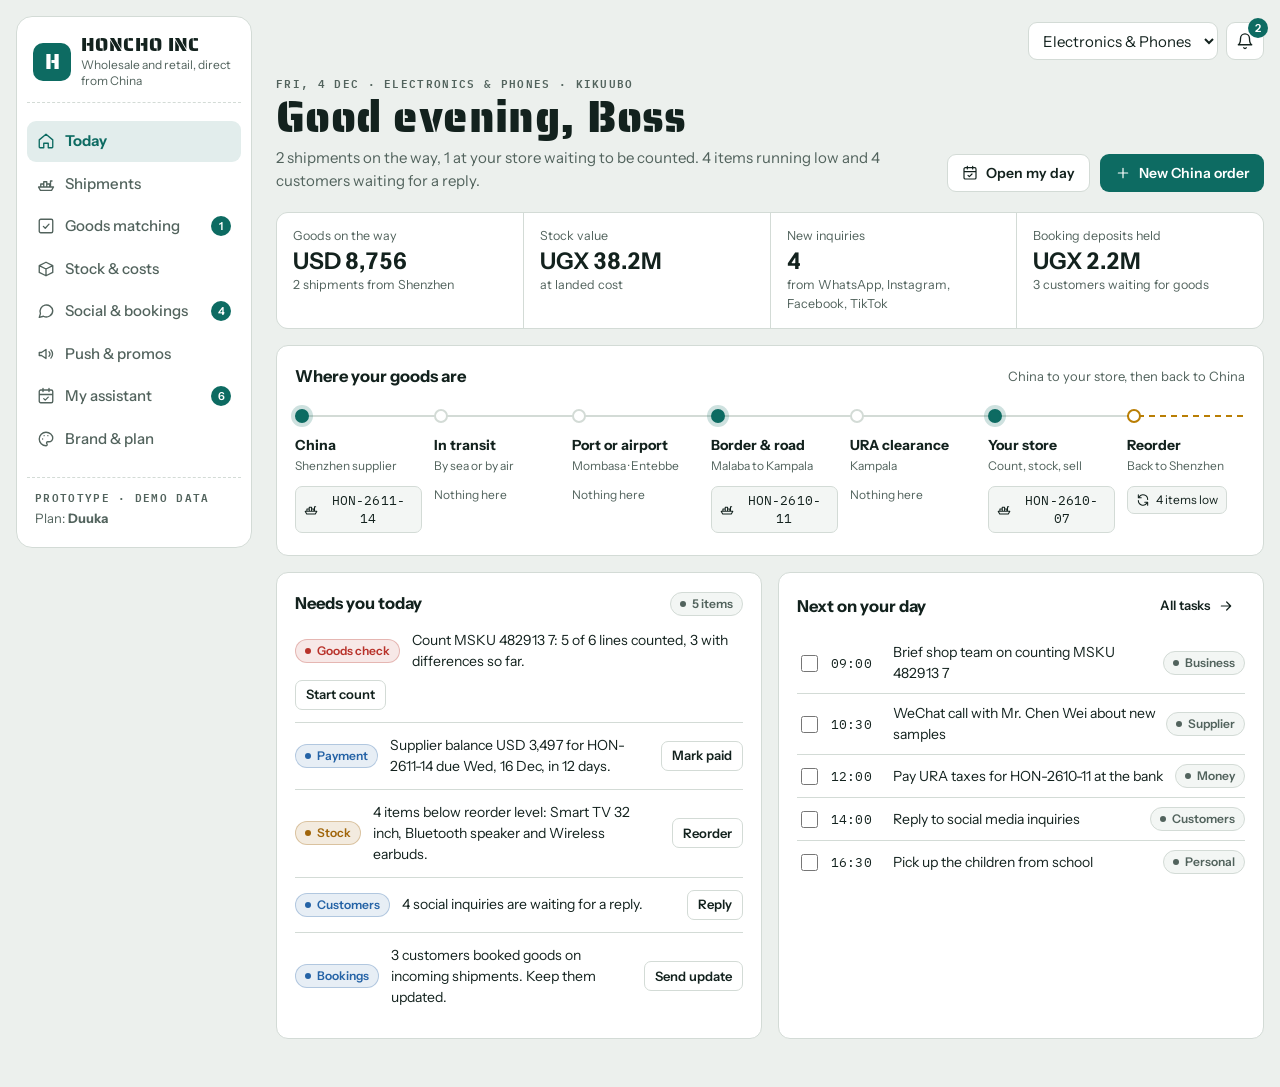
<file: index.html>
<!doctype html>
<html lang="en" data-theme="light">
<head>
<meta charset="utf-8">
<meta name="viewport" content="width=device-width, initial-scale=1, viewport-fit=cover">
<title>HONCHO INC</title>
<link rel="preconnect" href="https://fonts.googleapis.com">
<link rel="preconnect" href="https://fonts.gstatic.com" crossorigin>
<link rel="stylesheet" href="https://fonts.googleapis.com/css2?family=IBM+Plex+Mono:wght@400;500;600&family=Instrument+Sans:wght@400;500;600;700&family=Saira+Stencil+One&display=swap">
<style>
:root{color-scheme:light;padding-top:env(safe-area-inset-top,0px);padding-bottom:env(safe-area-inset-bottom,0px)}
html,body{margin:0}
img{max-width:100%}
[hidden]{display:none!important}

/* Layout: app shell. Floating manifest-spine sidebar + working canvas. Signature motif: container-wall track segments and carton shipping-mark stamps. */
:root{
  --bg:#ECF0ED; --surface:#FFFFFF; --surface-2:#F3F6F4; --ink:#13221E; --ink-2:#52635D; --line:#D3DBD6;
  --accent:var(--brand,#0D6B62); --on-accent:var(--on-brand,#FFFFFF);
  --stamp:#B97E04; --ok:#1E7F47; --warn:#A0650A; --bad:#B8322A; --info:#2563A6;
  --device:#0F1715; --scrim:rgba(8,14,12,.5);
  --shadow:0 1px 2px rgba(19,34,30,.06),0 8px 24px -10px rgba(19,34,30,.22);
  --f-display:"Saira Stencil One",Impact,"Arial Narrow",sans-serif;
  --f-body:"Instrument Sans",system-ui,-apple-system,"Segoe UI",Roboto,sans-serif;
  --f-mono:"IBM Plex Mono",ui-monospace,Menlo,Consolas,monospace;
  --accent-soft:color-mix(in srgb,var(--accent) 12%,var(--surface));
  --r:12px;
}
@media (prefers-color-scheme: dark){:root:not([data-theme="light"]){
  --bg:#0C1412; --surface:#131E1B; --surface-2:#192622; --ink:#E4EDE9; --ink-2:#9AACA5; --line:#293934;
  --accent:var(--brand-dark,#3BB3A3); --on-accent:var(--on-brand-dark,#04211D);
  --stamp:#EDB23C; --ok:#52C47F; --warn:#E3A640; --bad:#F06A5D; --info:#72AAEE;
  --device:#000000; --scrim:rgba(0,0,0,.62);
  --shadow:0 1px 2px rgba(0,0,0,.3),0 10px 28px -12px rgba(0,0,0,.7);
  color-scheme:dark}}
:root[data-theme="dark"]{
  --bg:#0C1412; --surface:#131E1B; --surface-2:#192622; --ink:#E4EDE9; --ink-2:#9AACA5; --line:#293934;
  --accent:var(--brand-dark,#3BB3A3); --on-accent:var(--on-brand-dark,#04211D);
  --stamp:#EDB23C; --ok:#52C47F; --warn:#E3A640; --bad:#F06A5D; --info:#72AAEE;
  --device:#000000; --scrim:rgba(0,0,0,.62);
  --shadow:0 1px 2px rgba(0,0,0,.3),0 10px 28px -12px rgba(0,0,0,.7);
  color-scheme:dark}

*{box-sizing:border-box}
body{background:var(--bg);color:var(--ink);font:15px/1.5 var(--f-body);padding-left:max(16px,env(safe-area-inset-left,0px));padding-right:max(16px,env(safe-area-inset-right,0px));padding-block:0}
body::before{content:"";position:fixed;inset:0 0 auto;height:env(safe-area-inset-top,0px);z-index:10;background:var(--bg)}
button,input,select,textarea{font:inherit;color:inherit}
button{cursor:pointer}
:focus-visible{outline:2px solid var(--accent);outline-offset:2px}
h1,h2,h3{text-wrap:balance}
.sr{position:absolute;width:1px;height:1px;overflow:hidden;clip:rect(0 0 0 0);white-space:nowrap}
.ic{width:18px;height:18px;flex:none}
.mono{font-family:var(--f-mono);font-size:12.5px;letter-spacing:.01em}
.muted{color:var(--ink-2)} .small{font-size:13px} .tnum,.num{font-variant-numeric:tabular-nums}
.strong{font-weight:600}
.row{display:flex;align-items:center;gap:10px;flex-wrap:wrap}
.between{justify-content:space-between}
.stack{display:flex;flex-direction:column;gap:12px}
.eyebrow{font:600 11px/1.2 var(--f-mono);letter-spacing:.12em;text-transform:uppercase;color:var(--ink-2)}

/* Shell */
.app{display:grid;grid-template-columns:236px minmax(0,1fr);gap:24px;max-width:1440px;margin:0 auto;padding-block:16px 48px}
.side{position:sticky;top:calc(env(safe-area-inset-top,0px) + 16px);align-self:start;max-height:calc(100vh - 32px);overflow:auto;display:flex;flex-direction:column;gap:18px;background:var(--surface);border:1px solid var(--line);border-radius:16px;padding:16px 10px}
.brand-blk{display:flex;align-items:center;gap:10px;padding:2px 6px 14px;border-bottom:1px dashed var(--line)}
.bname{font-family:var(--f-display);font-size:19px;line-height:1.05;letter-spacing:.02em;text-transform:uppercase;word-break:break-word}
.btag{font-size:12px;color:var(--ink-2);line-height:1.3;margin-top:2px}
.nav{display:flex;flex-direction:column;gap:2px}
.nav-i{display:flex;align-items:center;gap:10px;width:100%;padding:9px 10px;border-radius:9px;border:0;background:transparent;text-align:left;font-weight:500;color:var(--ink-2)}
.nav-i:hover{background:var(--surface-2);color:var(--ink)}
.nav-i[aria-current="page"]{background:var(--accent-soft);color:var(--accent);font-weight:650}
.nav-i .badge{margin-left:auto}
.badge{min-width:20px;height:20px;padding:0 6px;border-radius:999px;background:var(--accent);color:var(--on-accent);font:600 11px/20px var(--f-body);text-align:center}
.side-foot{margin-top:auto;display:flex;flex-direction:column;gap:6px;padding:12px 8px 2px;border-top:1px dashed var(--line)}
.main{min-width:0}
.top{position:sticky;top:env(safe-area-inset-top,0px);z-index:8;display:flex;align-items:center;justify-content:space-between;gap:12px;padding-block:6px 10px;background:var(--bg)}
.mob-brand{display:none;align-items:center;gap:8px;min-width:0}
.mob-brand b{font-family:var(--f-display);font-weight:400;font-size:17px;text-transform:uppercase;white-space:nowrap;overflow:hidden;text-overflow:ellipsis}
.top-r{display:flex;align-items:center;gap:8px;margin-left:auto}
.top-sel select{height:38px;border-radius:9px;border:1px solid var(--line);background:var(--surface);padding:0 10px;max-width:46vw}
.iconbtn{position:relative;display:inline-grid;place-items:center;width:38px;height:38px;border-radius:9px;border:1px solid var(--line);background:var(--surface)}
.dotc{position:absolute;top:-5px;right:-5px}

/* Logo */
.logo{display:inline-grid;place-items:center;width:38px;height:38px;border-radius:10px;background:var(--accent);color:var(--on-accent);font-family:var(--f-display);font-size:21px;line-height:1;overflow:hidden;flex:none}
.logo img{width:100%;height:100%;object-fit:contain;background:#FFFFFF}
.logo.sm{width:28px;height:28px;font-size:15px;border-radius:7px}
.logo.lg{width:88px;height:88px;font-size:46px;border-radius:22px}

/* View header */
.vh{display:flex;flex-wrap:wrap;align-items:flex-end;justify-content:space-between;gap:14px 20px;margin:6px 0 20px}
.vh h1{font-family:var(--f-display);font-weight:400;font-size:clamp(30px,4.2vw,44px);line-height:1;letter-spacing:.01em;margin:6px 0 8px}
.sub{margin:0;max-width:62ch;color:var(--ink-2)}

/* Buttons, pills, fields */
.btn{display:inline-flex;align-items:center;justify-content:center;gap:8px;height:38px;padding:0 14px;border-radius:9px;border:1px solid var(--line);background:var(--surface);font-weight:600;font-size:14px;white-space:nowrap;transition:border-color .15s,filter .15s}
.btn:hover{border-color:var(--ink-2)}
.btn.pri{background:var(--accent);color:var(--on-accent);border-color:transparent}
.btn.pri:hover{filter:brightness(1.08)}
.btn.ghost{background:transparent;border-color:transparent}
.btn.ghost:hover{background:var(--surface-2)}
.btn.sm{height:30px;padding:0 10px;font-size:13px;border-radius:7px}
.btn .ic{width:16px;height:16px}
.btn:disabled{opacity:.45;cursor:not-allowed;filter:none}
.pill{display:inline-flex;align-items:center;gap:6px;padding:2px 9px;border-radius:999px;font-size:12px;font-weight:600;border:1px solid transparent;white-space:nowrap;line-height:1.5}
.pill::before{content:"";width:6px;height:6px;border-radius:50%;background:currentColor}
.pill.ok{color:var(--ok);background:color-mix(in srgb,var(--ok) 12%,transparent);border-color:color-mix(in srgb,var(--ok) 28%,transparent)}
.pill.warn{color:var(--warn);background:color-mix(in srgb,var(--warn) 13%,transparent);border-color:color-mix(in srgb,var(--warn) 30%,transparent)}
.pill.bad{color:var(--bad);background:color-mix(in srgb,var(--bad) 11%,transparent);border-color:color-mix(in srgb,var(--bad) 28%,transparent)}
.pill.info{color:var(--info);background:color-mix(in srgb,var(--info) 11%,transparent);border-color:color-mix(in srgb,var(--info) 28%,transparent)}
.pill.mute{color:var(--ink-2);background:var(--surface-2);border-color:var(--line)}
.accent-t{color:var(--accent)} .ok-t{color:var(--ok)} .bad-t{color:var(--bad)} .warn-t{color:var(--warn)} .info-t{color:var(--info)}
.field{display:grid;gap:6px;min-width:0}
.field label,.flabel{font-size:12.5px;font-weight:600;color:var(--ink-2)}
input[type=text],input[type=number],input[type=tel],select,textarea{width:100%;background:var(--surface-2);border:1px solid var(--line);border-radius:9px;padding:9px 11px;min-width:0}
textarea{resize:vertical;line-height:1.5;min-height:96px}
input[type=checkbox]{accent-color:var(--accent);width:17px;height:17px;flex:none}
.fgrid{display:grid;grid-template-columns:repeat(auto-fit,minmax(min(100%,150px),1fr));gap:12px}
.seg-c{display:inline-flex;background:var(--surface-2);border:1px solid var(--line);border-radius:10px;padding:3px;gap:2px;flex-wrap:wrap}
.seg-c button{border:0;background:transparent;padding:6px 12px;border-radius:7px;font-weight:600;font-size:13px;color:var(--ink-2)}
.seg-c button[aria-pressed="true"]{background:var(--surface);color:var(--ink);box-shadow:var(--shadow)}
.switch{display:flex;align-items:center;gap:10px;cursor:pointer}
.switch input{appearance:none;-webkit-appearance:none;width:38px;height:22px;border-radius:999px;background:var(--line);position:relative;margin:0;transition:background .15s}
.switch input::after{content:"";position:absolute;top:3px;left:3px;width:16px;height:16px;border-radius:50%;background:var(--surface);transition:transform .15s;box-shadow:0 1px 2px rgba(0,0,0,.25)}
.switch input:checked{background:var(--accent)}
.switch input:checked::after{transform:translateX(16px)}
.cchips{display:flex;flex-wrap:wrap;gap:8px}
.cchip{display:inline-flex;align-items:center;gap:7px;padding:6px 11px;border-radius:999px;border:1px solid var(--line);background:var(--surface);font-size:13px;font-weight:600;cursor:pointer}
.cchip input{width:15px;height:15px;margin:0}
.cchip:has(input:checked){background:var(--accent-soft);border-color:color-mix(in srgb,var(--accent) 45%,transparent);color:var(--accent)}

/* Cards and grids */
.card{background:var(--surface);border:1px solid var(--line);border-radius:var(--r);padding:18px;min-width:0}
.ch{display:flex;align-items:center;justify-content:space-between;gap:12px;margin-bottom:12px;flex-wrap:wrap}
.card h2{font-size:16.5px;font-weight:700;margin:0}
.card h3{font:600 11px/1.2 var(--f-mono);letter-spacing:.1em;text-transform:uppercase;color:var(--ink-2);margin:0 0 10px}
.grid{display:grid;gap:16px;margin-top:16px}
.g2{grid-template-columns:repeat(auto-fit,minmax(min(100%,360px),1fr))}
.gside{grid-template-columns:minmax(0,1.55fr) minmax(0,1fr)}
@media (max-width:1100px){.gside{grid-template-columns:minmax(0,1fr)}}

.kpis{display:grid;grid-template-columns:repeat(auto-fit,minmax(min(100%,200px),1fr));gap:1px;background:var(--line);border:1px solid var(--line);border-radius:var(--r);overflow:hidden}
.kpi{background:var(--surface);padding:14px 16px;display:flex;flex-direction:column;gap:2px}
.kpi b{font-size:23px;font-weight:650;line-height:1.15;font-variant-numeric:tabular-nums}
.kpi small{font-size:12.5px;color:var(--ink-2)}

/* Route strip */
.route{overflow-x:auto;margin:0 -18px;padding:6px 18px 4px}
.route-in{list-style:none;margin:0;padding:0;display:grid;grid-template-columns:repeat(6,minmax(118px,1fr)) minmax(110px,.85fr);min-width:860px}
.rn{position:relative;padding:28px 12px 0 0;display:flex;flex-direction:column;gap:1px}
.rn::before{content:"";position:absolute;top:8px;left:0;right:0;height:2px;background:var(--line)}
.rn.loop::before{background:repeating-linear-gradient(90deg,var(--stamp) 0 6px,transparent 6px 11px)}
.rdot{position:absolute;top:2px;left:0;width:14px;height:14px;border-radius:50%;background:var(--surface);border:2px solid var(--line)}
.rn.has .rdot{border-color:var(--accent);background:var(--accent);box-shadow:0 0 0 4px color-mix(in srgb,var(--accent) 20%,transparent)}
.rn.loop .rdot{border-color:var(--stamp)}
.rn b{font-size:14px} .rn small{font-size:12px;color:var(--ink-2)}
.rships{display:flex;flex-direction:column;align-items:flex-start;gap:6px;margin-top:10px}
.rship{display:inline-flex;align-items:center;gap:6px;padding:4px 8px;border-radius:7px;border:1px solid var(--line);background:var(--surface-2);font-size:12px}
.rship:hover{border-color:var(--accent)}
.rship .ic{width:14px;height:14px}
.rnone{font-size:12px;color:var(--ink-2)}

/* Needs list, tasks */
.needs{display:flex;flex-direction:column}
.need{display:flex;flex-wrap:wrap;align-items:center;gap:8px 12px;padding:12px 0;border-top:1px solid var(--line)}
.need:first-child{border-top:0;padding-top:2px}
.need p{flex:1 1 240px;margin:0;font-size:14px}
.tasks{display:flex;flex-direction:column}
.task{display:grid;grid-template-columns:auto 52px minmax(0,1fr) auto;gap:10px;align-items:center;padding:9px 0;border-top:1px solid var(--line);font-size:14px}
.task:first-child{border-top:0}
.task.done .tx{text-decoration:line-through;color:var(--ink-2)}

/* Shipments */
.fchips{display:flex;flex-wrap:wrap;gap:8px;margin-bottom:16px}
.fchip{border:1px solid var(--line);background:var(--surface);border-radius:999px;padding:6px 13px;font-size:13px;font-weight:600;color:var(--ink-2)}
.fchip[aria-pressed="true"]{background:var(--ink);color:var(--bg);border-color:var(--ink)}
.ships{display:flex;flex-direction:column;gap:14px}
.ship-h{display:flex;flex-wrap:wrap;justify-content:space-between;gap:12px 24px;align-items:flex-start}
.ship-id{display:flex;gap:12px;align-items:center;min-width:0}
.route-ic{display:grid;place-items:center;width:40px;height:40px;border-radius:10px;background:var(--surface-2);border:1px solid var(--line);color:var(--accent)}
.ship-meta{display:flex;flex-wrap:wrap;gap:8px 24px}
.ship-meta span{display:flex;flex-direction:column}
.ship-meta small{font-size:11.5px;color:var(--ink-2)}
.ship-meta b{font-size:14px;font-variant-numeric:tabular-nums}
.track{display:flex;gap:3px;margin:16px 0 10px}
.track span{flex:1;height:18px;border-radius:2px;background:var(--surface-2);border:1px solid var(--line)}
.track span.done{background:repeating-linear-gradient(90deg,var(--accent) 0 3px,color-mix(in srgb,var(--accent) 74%,var(--surface)) 3px 5px);border-color:transparent}
.track span.now{background:repeating-linear-gradient(90deg,var(--stamp) 0 3px,color-mix(in srgb,var(--stamp) 70%,var(--surface)) 3px 5px);border-color:transparent;animation:pulse 1.8s ease-in-out infinite}
@keyframes pulse{50%{opacity:.55}}
.ship-now{display:flex;flex-wrap:wrap;align-items:center;gap:8px 12px}
.ship-now .btn{margin-left:auto}
.ship-d{display:grid;grid-template-columns:repeat(auto-fit,minmax(min(100%,240px),1fr));gap:20px;margin-top:16px;padding-top:16px;border-top:1px dashed var(--line)}
.vst{list-style:none;margin:0;padding:0;display:flex;flex-direction:column}
.vst li{position:relative;display:grid;grid-template-columns:18px 1fr auto;gap:8px;align-items:baseline;padding:4px 0;font-size:13.5px;color:var(--ink-2)}
.vst li::before{content:"";position:absolute;left:5px;top:14px;bottom:-6px;width:2px;background:var(--line)}
.vst li:last-child::before{display:none}
.vd{width:12px;height:12px;border-radius:50%;border:2px solid var(--line);background:var(--surface);position:relative;top:1px}
.vst li.done{color:var(--ink)} .vst li.done .vd{background:var(--accent);border-color:var(--accent)}
.vst li.now{color:var(--ink);font-weight:650} .vst li.now .vd{background:var(--stamp);border-color:var(--stamp)}
.vst small{font-size:11.5px}
.docs{display:flex;flex-direction:column;gap:7px}
.doc{display:flex;gap:9px;align-items:center;font-size:13.5px;cursor:pointer}
.kv{display:grid;grid-template-columns:auto 1fr;gap:6px 14px;margin:0 0 14px;font-size:13.5px}
.kv dt{color:var(--ink-2)} .kv dd{margin:0;text-align:right;font-variant-numeric:tabular-nums}
.glist{list-style:none;margin:0 0 14px;padding:0;font-size:13.5px;display:flex;flex-direction:column;gap:4px}
.glist li{display:flex;justify-content:space-between;gap:10px}
.ship-act{display:flex;flex-wrap:wrap;gap:8px;margin-top:16px}

/* Matching */
.mhead{display:grid;grid-template-columns:minmax(0,1fr) auto;gap:16px;align-items:center}
@media (max-width:640px){.mhead{grid-template-columns:minmax(0,1fr)}}
.stamp{display:inline-block;font-family:var(--f-display);font-size:15px;line-height:1.2;text-transform:uppercase;letter-spacing:.06em;color:var(--stamp);border:2.5px solid var(--stamp);border-radius:4px;padding:10px 14px;transform:rotate(-2.5deg);justify-self:end;text-align:center}
.msum{display:grid;grid-template-columns:repeat(auto-fit,minmax(min(100%,130px),1fr));gap:1px;background:var(--line);border:1px solid var(--line);border-radius:var(--r);overflow:hidden;margin-top:16px}
.msum>div{background:var(--surface);padding:12px 14px;display:flex;flex-direction:column;gap:2px}
.msum small{font-size:12px;color:var(--ink-2)} .msum b{font-size:19px;font-variant-numeric:tabular-nums}
.bar{height:5px;border-radius:9px;background:var(--surface-2);overflow:hidden;margin-top:6px}
.bar i{display:block;height:100%;background:var(--accent)}
.mlist{margin-top:16px;background:var(--surface);border:1px solid var(--line);border-radius:var(--r);overflow:hidden}
.mline{display:grid;grid-template-columns:minmax(0,1.7fr) 116px 158px 158px minmax(150px,1fr);gap:12px;align-items:center;padding:14px 16px;border-top:1px solid var(--line);border-left:4px solid transparent}
.mline:first-child{border-top:0}
.mline.bad{border-left-color:var(--bad)} .mline.warn{border-left-color:var(--warn)} .mline.info{border-left-color:var(--info)} .mline.ok{border-left-color:var(--ok)}
.mline small{display:block;font-size:11.5px;color:var(--ink-2);margin-bottom:3px}
.mi b{display:block}
.ms{display:flex;flex-direction:column;align-items:flex-start;gap:5px}
.mhd{background:var(--surface-2);font:600 11px/1.2 var(--f-mono);letter-spacing:.08em;text-transform:uppercase;color:var(--ink-2);padding-block:10px}
@media (max-width:1100px){.mline{grid-template-columns:1fr 1fr}.mline .mi,.mline .ms{grid-column:1/-1}.mhd{display:none}}
.step{display:inline-flex;align-items:center;border:1px solid var(--line);border-radius:9px;overflow:hidden;background:var(--surface-2)}
.step button{width:36px;height:36px;border:0;background:transparent;font-size:18px;line-height:1}
.step button:hover:not(:disabled){background:var(--accent-soft);color:var(--accent)}
.step input[type=number]{width:62px;height:36px;text-align:center;border:0;border-inline:1px solid var(--line);border-radius:0;padding:0;background:var(--surface);font-variant-numeric:tabular-nums;-moz-appearance:textfield}
.step input::-webkit-outer-spin-button,.step input::-webkit-inner-spin-button{-webkit-appearance:none;margin:0}
.step input::placeholder{color:var(--ink-2);font-size:12px}
.mfoot{display:flex;flex-wrap:wrap;gap:10px;justify-content:flex-end;margin-top:16px}
.notice{display:flex;gap:12px;align-items:flex-start;padding:14px 16px;border-radius:var(--r);background:color-mix(in srgb,var(--ok) 10%,var(--surface));border:1px solid color-mix(in srgb,var(--ok) 30%,transparent);margin-top:16px}
.notice.i{background:color-mix(in srgb,var(--info) 9%,var(--surface));border-color:color-mix(in srgb,var(--info) 26%,transparent)}
.empty{text-align:center;padding:48px 18px}
.empty h2{font-family:var(--f-display);font-weight:400;font-size:26px;margin:0 0 6px}

/* Tables */
.tbl-wrap{overflow-x:auto;border:1px solid var(--line);border-radius:var(--r);background:var(--surface)}
table{width:100%;border-collapse:collapse;font-size:14px}
th{font:600 11px/1.2 var(--f-mono);letter-spacing:.08em;text-transform:uppercase;color:var(--ink-2);text-align:left;padding:11px 12px;border-bottom:1px solid var(--line);white-space:nowrap;background:var(--surface-2)}
td{padding:11px 12px;border-bottom:1px solid var(--line);vertical-align:middle}
tbody tr:last-child td{border-bottom:0}
tfoot td{border-top:1px solid var(--line);border-bottom:0;font-weight:650;background:var(--surface-2)}
th.num,td.num{text-align:right;white-space:nowrap}
tr.sel td{background:var(--accent-soft)}
.lvl{position:relative;width:96px;height:4px;border-radius:4px;background:var(--surface-2);margin:6px 0 0 auto;overflow:visible}
.lvl i{display:block;height:100%;border-radius:4px;background:var(--ok)}
.lvl.low i{background:var(--warn)} .lvl.out i{background:var(--bad)}
.lvl em{position:absolute;top:-3px;width:2px;height:10px;background:var(--ink-2);left:50%}
.td-in{width:84px;text-align:right}

/* Social */
.soc{display:grid;grid-template-columns:minmax(0,1.1fr) minmax(0,1fr);gap:16px;margin-top:16px}
@media (max-width:1000px){.soc{grid-template-columns:minmax(0,1fr)}}
.drop{display:flex;align-items:center;gap:14px;padding:14px;border:1.5px dashed var(--line);border-radius:var(--r);background:var(--surface-2);cursor:pointer}
.drop:hover,.drop.over{border-color:var(--accent)}
.drop .thumb{width:64px;height:64px;border-radius:9px;overflow:hidden;flex:none;background:var(--surface);display:grid;place-items:center;color:var(--ink-2);border:1px solid var(--line)}
.drop .thumb img{width:100%;height:100%;object-fit:cover}
.phone{width:min(312px,100%);margin:0 auto;background:var(--device);border-radius:34px;padding:10px;box-shadow:var(--shadow)}
.screen{background:var(--surface);border-radius:26px;overflow:hidden;position:relative}
.fp-h{display:flex;align-items:center;gap:9px;padding:12px 12px 10px}
.fp-h b{display:block;font-size:13px} .fp-h small{display:block;font-size:11px;color:var(--ink-2)}
.fp-img{position:relative;aspect-ratio:1/1}
.fp-img>img{width:100%;height:100%;object-fit:cover;display:block}
.ph-art{position:absolute;inset:0;display:flex;flex-direction:column;justify-content:flex-end;gap:4px;padding:18px;color:#FFFFFF;background:repeating-linear-gradient(90deg,rgba(255,255,255,.07) 0 3px,transparent 3px 16px),linear-gradient(165deg,color-mix(in srgb,var(--accent) 88%,#FFFFFF),color-mix(in srgb,var(--accent) 50%,#04100D));text-shadow:0 1px 2px rgba(0,0,0,.35)}
.ph-art .pn{font-family:var(--f-display);font-size:27px;line-height:1.02;text-transform:uppercase}
.ph-art .mono{opacity:.85}
.wm{position:absolute;top:10px;left:10px;display:flex;align-items:center;gap:6px;padding:4px 8px 4px 4px;border-radius:9px;background:rgba(0,0,0,.45);color:#FFFFFF;font-size:11px;font-weight:700;backdrop-filter:blur(4px)}
.ptag{position:absolute;right:10px;bottom:10px;padding:6px 10px;border-radius:8px;background:#FFFFFF;color:#13221E;font-weight:700;font-size:13px;box-shadow:0 2px 8px rgba(0,0,0,.25)}
.pre{position:absolute;right:10px;top:10px;padding:4px 8px;border-radius:6px;background:var(--stamp);color:#1B1300;font:700 10.5px/1.2 var(--f-mono);letter-spacing:.06em;text-transform:uppercase}
.fp-cta{display:flex;justify-content:space-between;align-items:center;padding:10px 12px;background:var(--accent);color:var(--on-accent);font-weight:700;font-size:13px}
.fp-cap{padding:10px 12px 16px;font-size:12.5px;line-height:1.45;max-height:150px;overflow:auto}
.story{aspect-ratio:9/16;color:#FFFFFF}
.story .st-img{position:absolute;inset:0}
.story .st-img>img{width:100%;height:100%;object-fit:cover}
.story .st-ov{position:absolute;inset:0;background:linear-gradient(180deg,rgba(0,0,0,.45),transparent 26%,transparent 52%,rgba(0,0,0,.72))}
.st-bars{position:absolute;top:10px;left:10px;right:10px;display:flex;gap:4px}
.st-bars i{flex:1;height:3px;border-radius:3px;background:rgba(255,255,255,.45)} .st-bars i:first-child{background:#FFFFFF}
.st-h{position:absolute;top:22px;left:12px;right:12px;display:flex;align-items:center;gap:8px;font-size:12.5px}
.st-h small{opacity:.75}
.st-txt{position:absolute;left:14px;right:14px;bottom:66px;display:flex;flex-direction:column;gap:4px}
.st-txt b{font-family:var(--f-display);font-weight:400;font-size:26px;line-height:1.02;text-transform:uppercase}
.st-txt span{font-weight:700}
.st-cta{position:absolute;left:50%;bottom:18px;transform:translateX(-50%);border:0;border-radius:999px;padding:9px 16px;background:#FFFFFF;color:#13221E;font-weight:700;font-size:13px;white-space:nowrap}
.posts{display:flex;flex-direction:column}
.post{display:grid;grid-template-columns:44px minmax(0,1fr) auto;gap:12px;align-items:center;padding:10px 0;border-top:1px solid var(--line)}
.post:first-child{border-top:0}
.post .pt{width:44px;height:44px;border-radius:8px;overflow:hidden;background:var(--accent);display:grid;place-items:center;color:var(--on-accent);font-family:var(--f-display);font-size:16px}
.post .pt img{width:100%;height:100%;object-fit:cover}
.stats{display:flex;gap:14px;font-size:12.5px;color:var(--ink-2);font-variant-numeric:tabular-nums}
.stats b{color:var(--ink)}

/* Inbox */
.inbox{display:grid;grid-template-columns:minmax(260px,340px) minmax(0,1fr);gap:16px;margin-top:16px}
@media (max-width:860px){.inbox{grid-template-columns:minmax(0,1fr)}}
.inq-list{display:flex;flex-direction:column;padding:6px}
.inq{display:grid;gap:3px;text-align:left;border:0;background:transparent;border-radius:9px;padding:10px 12px;width:100%}
.inq:hover{background:var(--surface-2)}
.inq.on{background:var(--accent-soft)}
.inq-top{display:flex;justify-content:space-between;gap:8px;font-size:14px}
.inq-top small{color:var(--ink-2);font-size:12px}
.inq-ch{display:flex;align-items:center;gap:6px;font:600 11px/1.2 var(--f-mono);letter-spacing:.06em;text-transform:uppercase;color:var(--ink-2)}
.unread{width:8px;height:8px;border-radius:50%;background:var(--accent);display:inline-block}
.inq-x{font-size:13px;color:var(--ink-2);display:-webkit-box;-webkit-line-clamp:2;-webkit-box-orient:vertical;overflow:hidden}
.thread{display:flex;flex-direction:column;gap:10px;padding:14px;border-radius:var(--r);background:var(--surface-2);border:1px solid var(--line);min-height:150px;margin-block:12px}
.bub{max-width:82%;padding:9px 12px;border-radius:14px;font-size:14px;line-height:1.45}
.bub.them{background:var(--surface);border:1px solid var(--line);border-bottom-left-radius:4px;align-self:flex-start}
.bub.me{background:var(--accent);color:var(--on-accent);border-bottom-right-radius:4px;align-self:flex-end}
.qr{display:flex;flex-wrap:wrap;gap:6px;margin-bottom:10px}
.qr button{border:1px solid var(--line);background:var(--surface);border-radius:999px;padding:5px 11px;font-size:12.5px;text-align:left}
.qr button:hover{border-color:var(--accent);color:var(--accent)}
.bkform{margin-top:12px;padding:14px;border:1px solid color-mix(in srgb,var(--accent) 35%,var(--line));border-radius:var(--r);background:var(--accent-soft)}

/* Push */
.lock{position:relative;aspect-ratio:9/17;border-radius:26px;overflow:hidden;color:#FFFFFF;padding:28px 14px 14px;background:radial-gradient(120% 70% at 20% 0%,color-mix(in srgb,var(--accent) 75%,#000000),#050908 72%)}
.lock .lt{text-align:center;font-size:52px;font-weight:300;line-height:1;letter-spacing:-.02em;font-variant-numeric:tabular-nums}
.lock .ld{text-align:center;font-size:13px;opacity:.8;margin:6px 0 20px}
.ncard{display:grid;grid-template-columns:auto minmax(0,1fr);gap:10px;padding:11px 12px;border-radius:16px;background:rgba(255,255,255,.16);backdrop-filter:blur(10px);margin-bottom:8px;color:#FFFFFF}
.ncard .nt{display:flex;justify-content:space-between;gap:6px;font-size:11.5px;opacity:.85;text-transform:uppercase;letter-spacing:.04em}
.ncard strong{display:block;font-size:13.5px;margin-top:1px}
.ncard span{display:block;font-size:13px;line-height:1.35;opacity:.95;word-break:break-word}
.ncard.dim{opacity:.6}
.autos{display:flex;flex-direction:column}
.auto{display:flex;gap:12px;align-items:center;justify-content:space-between;padding:11px 0;border-top:1px solid var(--line);font-size:14px}
.auto:first-child{border-top:0}
.sent{display:flex;flex-direction:column}
.sent>div{display:flex;flex-wrap:wrap;justify-content:space-between;gap:6px 12px;padding:10px 0;border-top:1px solid var(--line);font-size:14px}
.sent>div:first-child{border-top:0}

/* Assistant */
.brief{background:var(--ink);color:var(--bg);border-color:var(--ink)}
.brief .eyebrow{color:color-mix(in srgb,var(--bg) 70%,transparent)}
.brief h2{font-family:var(--f-display);font-weight:400;font-size:26px;margin:4px 0 10px}
.brief ul{margin:0;padding-left:18px;display:flex;flex-direction:column;gap:5px;max-width:70ch}
.qadd{display:flex;gap:8px;margin-top:16px;flex-wrap:wrap}
.qadd input{flex:1 1 260px;background:color-mix(in srgb,var(--bg) 10%,transparent);border-color:color-mix(in srgb,var(--bg) 25%,transparent);color:var(--bg)}
.qadd input::placeholder{color:color-mix(in srgb,var(--bg) 60%,transparent)}
.qadd .btn.pri{background:var(--bg);color:var(--ink)}
.tl{display:flex;flex-direction:column}
.tl-i{display:grid;grid-template-columns:auto 50px minmax(0,1fr) auto;gap:10px;align-items:center;padding:10px 0;border-top:1px solid var(--line)}
.tl-i:first-child{border-top:0}
.tl-i .tx{font-size:14.5px}
.tl-i .meta{display:flex;flex-wrap:wrap;gap:6px;margin-top:4px;align-items:center}
.tl-i select{width:auto;padding:3px 8px;font-size:12px;border-radius:7px}
.tl-i.done .tx{text-decoration:line-through;color:var(--ink-2)}
.nowline{display:flex;align-items:center;gap:8px;font:600 11px/1 var(--f-mono);letter-spacing:.08em;color:var(--stamp);padding:6px 0;text-transform:uppercase}
.nowline::after{content:"";flex:1;height:2px;background:var(--stamp);border-radius:2px}
.sug{display:flex;flex-wrap:wrap;align-items:center;justify-content:space-between;gap:8px;padding:10px 0;border-top:1px solid var(--line);font-size:14px}
.sug:first-child{border-top:0}
.sug p{margin:0;flex:1 1 200px}
.contact{display:grid;grid-template-columns:minmax(0,1fr) auto;gap:4px 10px;align-items:center;padding:10px 0;border-top:1px solid var(--line)}
.contact:first-child{border-top:0}
.contact b{font-size:14px} .contact small{color:var(--ink-2);font-size:12.5px;display:block}
.contact .mono{user-select:all}

/* Brand */
.swatches{display:flex;flex-wrap:wrap;gap:8px;align-items:center}
.sw{width:34px;height:34px;border-radius:9px;border:2px solid var(--surface);box-shadow:0 0 0 1px var(--line)}
.sw[aria-pressed="true"]{box-shadow:0 0 0 2px var(--ink)}
input[type=color]{width:44px;height:34px;padding:2px;border-radius:9px;border:1px solid var(--line);background:var(--surface-2)}
.bprev{display:grid;grid-template-columns:repeat(auto-fit,minmax(min(100%,220px),1fr));gap:16px}
.appicon{display:flex;flex-direction:column;align-items:center;gap:8px;padding:22px 12px;border-radius:var(--r);background:radial-gradient(120% 90% at 50% 0%,color-mix(in srgb,var(--accent) 60%,#000000),#060B0A);color:#FFFFFF;text-align:center}
.appicon small{font-size:12px;opacity:.85;max-width:16ch;line-height:1.2}
.bcard{border-radius:var(--r);padding:18px;background:var(--surface-2);border:1px solid var(--line);display:flex;flex-direction:column;gap:4px;position:relative;overflow:hidden}
.bcard::after{content:"";position:absolute;right:-30px;bottom:-30px;width:120px;height:120px;background:repeating-linear-gradient(90deg,var(--accent) 0 3px,transparent 3px 9px);opacity:.18;border-radius:12px}
.bcard .bn{font-family:var(--f-display);font-size:22px;text-transform:uppercase;line-height:1.05;color:var(--accent)}
.plans{display:grid;grid-template-columns:repeat(auto-fit,minmax(min(100%,240px),1fr));gap:16px}
.plan{display:flex;flex-direction:column;gap:10px}
.plan.on{border-color:var(--accent);box-shadow:0 0 0 1px var(--accent)}
.plan .pp{font-size:26px;font-weight:700;font-variant-numeric:tabular-nums;line-height:1.1}
.plan .pp small{font-size:13px;font-weight:500;color:var(--ink-2)}
.plan ul{margin:0;padding-left:18px;font-size:14px;display:flex;flex-direction:column;gap:4px;flex:1}
.plan h3{font-family:var(--f-display);font-weight:400;font-size:22px;letter-spacing:.02em;text-transform:none;color:var(--ink);margin:0}

/* Overlays */
.modal{position:fixed;inset:0;z-index:50;background:var(--scrim);display:grid;place-items:center;padding:max(16px,env(safe-area-inset-top,0px)) max(16px,env(safe-area-inset-right,0px)) max(16px,env(safe-area-inset-bottom,0px)) max(16px,env(safe-area-inset-left,0px))}
.modal-card{width:min(720px,100%);max-height:100%;overflow:auto;background:var(--surface);border:1px solid var(--line);border-radius:16px;padding:20px;box-shadow:var(--shadow)}
.mh{display:flex;justify-content:space-between;align-items:flex-start;gap:12px;margin-bottom:14px}
.mh h2{margin:4px 0 0;font-size:20px}
.drawer{position:fixed;top:0;right:0;bottom:0;z-index:40;width:min(380px,100%);background:var(--surface);border-left:1px solid var(--line);box-shadow:var(--shadow);padding:calc(16px + env(safe-area-inset-top,0px)) max(16px,env(safe-area-inset-right,0px)) calc(16px + env(safe-area-inset-bottom,0px)) 16px;overflow:auto}
.nitem{padding:12px 0;border-top:1px solid var(--line);font-size:14px}
.nitem:first-of-type{border-top:0}
.nitem small{color:var(--ink-2);font-size:12px}
.nitem.unread b::before{content:"";display:inline-block;width:7px;height:7px;border-radius:50%;background:var(--accent);margin-right:7px;vertical-align:middle}
.push{position:fixed;z-index:60;left:50%;top:calc(env(safe-area-inset-top,0px) + 12px);width:min(420px,calc(100% - 32px));transform:translate(-50%,-140%);transition:transform .35s cubic-bezier(.2,.9,.3,1.2);display:grid;grid-template-columns:auto minmax(0,1fr);gap:12px;padding:12px 14px;border-radius:18px;background:color-mix(in srgb,var(--surface) 94%,transparent);backdrop-filter:blur(14px);border:1px solid var(--line);box-shadow:var(--shadow);cursor:pointer;text-align:left}
.push.in{transform:translate(-50%,0)}
.push .pbt{display:flex;justify-content:space-between;gap:8px;font-size:11.5px;color:var(--ink-2);text-transform:uppercase;letter-spacing:.05em}
.push strong{display:block;font-size:14px;margin-top:1px}
.push span{display:block;font-size:13.5px;color:var(--ink-2);line-height:1.35}
.toast{position:fixed;z-index:70;left:50%;transform:translateX(-50%);bottom:calc(22px + env(safe-area-inset-bottom,0px));width:max-content;max-width:calc(100% - 32px);background:var(--ink);color:var(--bg);padding:11px 16px;border-radius:11px;font-size:14px;font-weight:500;box-shadow:var(--shadow)}
.bnav{display:none}

@media (max-width:900px){
  .app{grid-template-columns:minmax(0,1fr);padding-bottom:104px}
  .side{display:none}
  .mob-brand{display:flex}
  .bnav{display:flex;position:fixed;left:0;right:0;bottom:0;z-index:30;gap:2px;overflow-x:auto;background:var(--surface);border-top:1px solid var(--line);padding:6px max(10px,env(safe-area-inset-right,0px)) calc(6px + env(safe-area-inset-bottom,0px)) max(10px,env(safe-area-inset-left,0px))}
  .bnav button{flex:1 0 66px;display:flex;flex-direction:column;align-items:center;gap:3px;padding:6px 4px;border:0;background:transparent;border-radius:9px;font-size:11px;font-weight:600;color:var(--ink-2);position:relative}
  .bnav button[aria-current="page"]{color:var(--accent);background:var(--accent-soft)}
  .bnav .badge{position:absolute;top:2px;right:8px;min-width:16px;height:16px;line-height:16px;font-size:10px;padding:0 4px}
  .toast{bottom:calc(86px + env(safe-area-inset-bottom,0px))}
}
@media (max-width:640px){
  .card{padding:15px}
  .route{margin:0 -15px;padding-inline:15px}
  .task{grid-template-columns:auto 46px minmax(0,1fr)}
  .task>.pill{grid-column:3}
  .tl-i{grid-template-columns:auto 44px minmax(0,1fr) auto}
  .stamp{justify-self:start}
}
@media (prefers-reduced-motion: reduce){*{animation:none!important;transition:none!important}}
</style>
</head>
<body>
<div class="app">
  <aside class="side" aria-label="Main menu">
    <div class="brand-blk"><span data-brand-logo></span><div style="min-width:0"><div class="bname" data-brand-name></div><div class="btag" data-brand-tag></div></div></div>
    <nav class="nav" id="nav"></nav>
    <div class="side-foot"><span class="eyebrow">Prototype · demo data</span><span class="small muted">Plan: <b id="planName">Duuka</b></span></div>
  </aside>
  <div class="main">
    <header class="top" id="top"></header>
    <main id="view"></main>
  </div>
</div>
<nav class="bnav" id="bnav" aria-label="Main menu"></nav>
<div id="modal" class="modal" hidden><div class="modal-card" id="modalCard" role="dialog" aria-modal="true" aria-label="Details"></div></div>
<aside id="drawer" class="drawer" hidden aria-label="Notifications"></aside>
<button id="push" class="push" hidden type="button"></button>
<div id="toast" class="toast" hidden role="status" aria-live="polite"></div>
<script>
/* ---------- Helpers ---------- */
const $=s=>document.querySelector(s);
const esc=s=>String(s??'').replace(/[&<>"']/g,c=>({'&':'&amp;','<':'&lt;','>':'&gt;','"':'&quot;',"'":'&#39;'}[c]));
const fmtN=n=>Math.round(n).toLocaleString('en-US');
const ugx=n=>'UGX '+fmtN(n);
const ugxC=n=>{const a=Math.abs(n);if(a>=1e9)return 'UGX '+(n/1e9).toFixed(2)+'B';if(a>=1e6)return 'UGX '+(n/1e6).toFixed(1)+'M';if(a>=1e3)return 'UGX '+Math.round(n/1e3)+'K';return 'UGX '+fmtN(n)};
const usd=n=>'USD '+n.toLocaleString('en-US',{minimumFractionDigits:2,maximumFractionDigits:2});
const usd0=n=>'USD '+Math.round(n).toLocaleString('en-US');
const pad=n=>String(n).padStart(2,'0');
const TODAY=new Date();TODAY.setHours(0,0,0,0);
const addD=n=>{const d=new Date(TODAY);d.setDate(d.getDate()+n);return d};
const fD=d=>new Date(d).toLocaleDateString('en-GB',{weekday:'short',day:'numeric',month:'short'});
const daysTo=d=>Math.round((new Date(d)-TODAY)/864e5);
const nowHM=()=>{const d=new Date();return pad(d.getHours())+':'+pad(d.getMinutes())};
const nextHour=()=>{const h=Math.min(21,new Date().getHours()+1);return pad(h)+':00'};
const listJoin=a=>a.length<2?a.join(''):a.slice(0,-1).join(', ')+' and '+a[a.length-1];
let uid=100;const nid=()=>++uid;
const one=u=>({pcs:'piece',pairs:'pair',kits:'kit',boxes:'box',rolls:'roll',sets:'set',packs:'pack'}[u]||u);
const packW=p=>({ctn:'cartons',pallet:'pallets',bundle:'bundles'}[p]||p+'s');

const IC={home:'M3 10.5 12 3l9 7.5V20a1 1 0 0 1-1 1h-5v-6H9v6H4a1 1 0 0 1-1-1z',ship:'M2 16h20l-2.6 4.5H4.6zM5 16v-4h4v4M9 16V9h4v7M13 16v-4h4v4M18 16V8h2',check:'M8.5 12.5l2.5 2.5 5-5.5M5 3h14a2 2 0 0 1 2 2v14a2 2 0 0 1-2 2H5a2 2 0 0 1-2-2V5a2 2 0 0 1 2-2z',box:'M21 7.5 12 3 3 7.5l9 4.5zM3 7.5v9L12 21l9-4.5v-9M12 12v9',chat:'M21 11.5a8.5 8.5 0 0 1-12.4 7.5L3 20.5l1.6-5A8.5 8.5 0 1 1 21 11.5z',mega:'M3 10v4h3l6 4V6L6 10zM16 9a4 4 0 0 1 0 6M18.5 6.5a8 8 0 0 1 0 11',cal:'M8 2v4M16 2v4M3 10h18M5 4h14a2 2 0 0 1 2 2v13a2 2 0 0 1-2 2H5a2 2 0 0 1-2-2V6a2 2 0 0 1 2-2zM9 15.5l2 2 4-4',palette:'M12 3a9 9 0 1 0 0 18c1.1 0 1.6-.8 1.6-1.6 0-.5-.2-.8-.5-1.2a1.5 1.5 0 0 1 1.1-2.5H16a5 5 0 0 0 5-5C21 6.5 17 3 12 3zM7.5 12h.01M9.5 7.5h.01M14.5 7.5h.01',bell:'M18 8.5a6 6 0 0 0-12 0c0 7-3 8.5-3 8.5h18s-3-1.5-3-8.5M13.7 21a2 2 0 0 1-3.4 0',plus:'M12 5v14M5 12h14',x:'M18 6 6 18M6 6l12 12',copy:'M9 9h11v11H9zM5 15H4V4h11v1',upload:'M12 15V4M7.5 8.5 12 4l4.5 4.5M4 19h16',arrow:'M5 12h14M13 6l6 6-6 6',loop:'M20 11a8 8 0 0 0-14.3-4.9L4 8M4 3v5h5M4 13a8 8 0 0 0 14.3 4.9L20 16M20 21v-5h-5',plane:'M21 15.5v-2l-8-5V4a1.5 1.5 0 0 0-3 0v4.5l-8 5v2l8-2.5V18l-2 1.5V21l3.5-1 3.5 1v-1.5L13 18v-5z',send:'M22 2 11 13M22 2l-7 20-4-9-9-4z',trash:'M4 7h16M9 7V4h6v3M6 7l1 13h10l1-13',image:'M4 5h16v14H4zM4 15l4-4 5 5 3-3 4 4M15.5 9.5h.01',doc:'M7 3h7l5 5v13H7zM14 3v5h5M10 13h6M10 17h6',spark:'M12 3v4M12 17v4M3 12h4M17 12h4M6 6l2.5 2.5M15.5 15.5 18 18M6 18l2.5-2.5M15.5 8.5 18 6'};
const ic=(n,c='')=>`<svg class="ic ${c}" viewBox="0 0 24 24" fill="none" stroke="currentColor" stroke-width="1.8" stroke-linecap="round" stroke-linejoin="round" aria-hidden="true"><path d="${IC[n]}"/></svg>`;

/* ---------- Trader types ---------- */
// product: [name, sku, pack, perPack, unit, fobUSD, sellUGX, stock, reorderAt, sold30d]
const PRESETS={
 electronics:{label:'Electronics & Phones',market:'Kikuubo',city:'Shenzhen',supplier:'Huaqiang Bei Trading Co.',contact:'Mr. Chen Wei',zh:'陈先生',wechat:'chenwei_hqb',s2:'sea',products:[
  ['Smart TV 32 inch','TV-32S','ctn',1,'pcs',58,520000,14,20,46],['Power bank 20,000mAh','PB-20K','ctn',50,'pcs',4.2,45000,380,200,410],['Bluetooth speaker','BS-X6','ctn',24,'pcs',6.8,65000,96,120,140],['Fast charger 20W','FC-20W','ctn',100,'pcs',1.1,15000,1200,500,860],['Wireless earbuds','EB-T5','ctn',60,'pcs',3.5,40000,0,150,230],['Solar home kit','SK-40','ctn',4,'kits',39,350000,22,15,18],['Smartwatch','SW-M2','ctn',40,'pcs',7.5,85000,64,80,96],['Extension socket 4-way','ES-4W','ctn',50,'pcs',1.9,20000,540,300,380]]},
 fashion:{label:'Fashion & Shoes',market:'Owino',city:'Guangzhou',supplier:'Baiyun Leather & Garments',contact:'Ms. Lin Mei',zh:'林女士',wechat:'linmei_baiyun',s2:'air',products:[
  ['Men leather loafers','ML-LF','ctn',12,'pairs',9.5,95000,30,48,70],['Ladies block heels','LB-H7','ctn',12,'pairs',8,85000,120,60,90],['Kids sneakers','KS-22','ctn',24,'pairs',4.2,45000,40,96,150],['Men denim jeans','DJ-M32','ctn',50,'pcs',5.5,55000,260,120,210],['Ladies maxi dress','LD-MX','ctn',60,'pcs',4.8,60000,0,90,160],['Handbags assorted','HB-AS','ctn',30,'pcs',6.2,70000,110,60,85],['Men polo shirts','PS-M','ctn',100,'pcs',2.6,30000,150,300,420],['School shoes black','SS-BK','ctn',24,'pairs',5,50000,420,200,310]]},
 hardware:{label:'Hardware & Building',market:'Ndeeba',city:'Foshan',supplier:'Foshan Ceramic & Hardware Co.',contact:'Mr. Zhang Lei',zh:'张先生',wechat:'zhanglei_fs',s2:'sea',products:[
  ['Floor tiles 60x60','FT-6060','pallet',48,'boxes',6.5,48000,30,96,180],['PPR pipe 25mm','PP-25','bundle',25,'pcs',1.4,12000,600,300,450],['Door lock set','DL-S3','ctn',20,'sets',5.5,55000,25,60,80],['Chrome water tap','WT-C1','ctn',50,'pcs',2.2,25000,340,150,220],['Electric cable 2.5mm 100m','EC-25','ctn',10,'rolls',18,160000,0,30,45],['LED bulb 12W','LB-12','ctn',100,'pcs',0.45,6000,1500,800,1100],['Wheelbarrow','WB-65','ctn',2,'pcs',16,140000,8,20,26],['Door hinges 4 inch','DH-4','ctn',200,'pairs',0.3,4000,2400,1000,1600]]},
 beauty:{label:'Beauty & Cosmetics',market:'Kampala Road',city:'Guangzhou',supplier:'Baiyun Beauty Supplies',contact:'Ms. Huang Yan',zh:'黄女士',wechat:'huangyan_beauty',s2:'air',products:[
  ['Braiding hair expression','BH-EX','ctn',100,'packs',0.9,10000,350,500,900],['Human hair wig 18 inch','HW-18','ctn',20,'pcs',28,280000,40,20,30],['Lip gloss set','LG-6','ctn',120,'sets',0.8,10000,120,240,380],['Gel nail polish','GN-12','ctn',200,'pcs',0.6,8000,900,400,650],['Hair dryer 2000W','HD-20','ctn',12,'pcs',9,90000,0,24,40],['Makeup brush set','MB-12','ctn',50,'sets',2.5,30000,140,80,110],['Lashes 5 pair','EL-5P','ctn',300,'packs',0.5,8000,200,600,900],['Salon chair','SC-01','ctn',1,'pcs',95,1100000,6,3,4]]},
 spares:{label:'Auto Spare Parts',market:'Kisekka',city:'Guangzhou',supplier:'Guangzhou Auto Parts City',contact:'Mr. Liu Yang',zh:'刘先生',wechat:'liuyang_autoparts',s2:'sea',products:[
  ['Brake pads Toyota','BP-TY','ctn',40,'sets',4,60000,30,80,120],['Oil filter','OF-90','ctn',100,'pcs',0.9,15000,700,300,520],['Shock absorbers','SA-PR','ctn',4,'pairs',22,250000,6,12,20],['Spark plugs 4-pack','SP-4','ctn',50,'packs',3,40000,260,120,180],['Car battery 70Ah','CB-70','ctn',1,'pcs',38,380000,0,15,24],['Headlamp Premio','HL-PR','ctn',6,'pcs',28,320000,30,12,18],['Motorcycle tyre 3.00-17','MT-317','ctn',10,'pcs',9,95000,40,80,130],['Wiper blades','WB-PR','ctn',100,'pairs',1.2,20000,900,300,400]]},
 home:{label:'Household & Kitchen',market:'Kikuubo',city:'Yiwu',supplier:'Yiwu Futian Homeware',contact:'Ms. Zhou Jing',zh:'周女士',wechat:'zhoujing_yiwu',s2:'sea',products:[
  ['Non-stick pan set 5pc','NP-5','ctn',6,'sets',14,160000,10,24,40],['Thermos flask 2L','TF-2L','ctn',24,'pcs',3.2,35000,300,120,200],['Plastic basins assorted','PB-AS','ctn',50,'pcs',0.9,10000,200,400,600],['Blender 2-in-1','BL-2','ctn',6,'pcs',11,120000,60,30,45],['Bedsheet set queen','BS-Q','ctn',40,'sets',4.5,55000,0,80,140],['Plate set 24pc','PL-24','ctn',4,'sets',9,110000,40,20,30],['Gas cooker 2-burner','GC-2','ctn',4,'pcs',13,150000,10,24,36],['Pedal dustbin 12L','DB-12','ctn',20,'pcs',2.1,25000,240,100,150]]}
};
const SEA=['Order placed','Deposit paid','In production','QC & loading','At sea','Mombasa port','On the road','URA clearance','Receiving','In stock'];
const AIR=['Order placed','Deposit paid','In production','QC & handover','Air cargo','Entebbe arrival','URA clearance','Receiving','In stock'];
const DOCS={sea:[['Proforma invoice (PI)',0],['Deposit TT slip',1],['Commercial invoice',3],['Packing list',3],['Bill of lading',4],['Transit docs, Malaba',6],['URA assessment',7],['Tax payment slip',7],['Release order',7],['Delivery note',8]],
 air:[['Proforma invoice (PI)',0],['Deposit TT slip',1],['Commercial invoice',3],['Packing list',3],['Air waybill',4],['URA assessment',6],['Tax payment slip',6],['Release order',6],['Delivery note',7]]};
const CHANNELS=['Instagram','Facebook','TikTok','WhatsApp Status'];
const PLANS=[{id:'kibanda',n:'Kibanda',p:'49,000',f:'Solo traders',x:['1 user','Shipments, goods matching and stock','2 social channels','English supplier messages']},
 {id:'duuka',n:'Duuka',p:'149,000',f:'Growing shops',x:['5 users with roles','All social channels and bookings','Push, WhatsApp and SMS promos','Personal assistant for the owner','English and Chinese supplier messages']},
 {id:'honcho',n:'Honcho',p:'390,000',f:'Wholesalers and importers',x:['Unlimited users and branches','Your own branded app on phones','Clearing agent and supplier portal','Mobile money booking deposits','Setup and staff training']}];

/* ---------- State ---------- */
const S={rate:3650,brand:{name:'HONCHO INC',owner:'Boss',tagline:'Wholesale and retail, direct from China',wa:'+256 700 000 114',color:null,logo:null,plan:'duuka',chan:{'WhatsApp Business':true,'Instagram':true,'Facebook Page':true,'TikTok':false,'SMS sender ID':true}},type:'electronics',ui:{}};
try{const sv=JSON.parse(localStorage.getItem('honcho.v1')||'null');if(sv){Object.assign(S.brand,sv.brand||{});if(PRESETS[sv.type])S.type=sv.type}}catch(e){}
function save(){try{localStorage.setItem('honcho.v1',JSON.stringify({brand:S.brand,type:S.type}))}catch(e){try{localStorage.setItem('honcho.v1',JSON.stringify({brand:{...S.brand,logo:null},type:S.type}))}catch(e2){}}}

const PR=()=>PRESETS[S.type];
const prod=id=>S.products[id];
const stages=s=>s.route==='air'?AIR:SEA;
const recv=s=>stages(s).indexOf('Receiving');
const ship=id=>S.shipments.find(s=>s.id===id);
const shipUSD=s=>s.items.reduce((a,l)=>{const p=prod(l.pid);return a+l.oc*p.per*p.fob},0);
const landed=p=>p.fob*S.rate*1.55;
const onOrder=pid=>S.shipments.filter(s=>!s.confirmed&&s.stage<=recv(s)).reduce((a,s)=>a+s.items.filter(l=>l.pid===pid).reduce((b,l)=>b+l.oc*prod(pid).per,0),0);
const incomingFor=pid=>S.shipments.find(s=>s.stage<recv(s)&&s.items.some(l=>l.pid===pid));
function nodeOf(s){const i=s.stage;if(s.route==='air'){return i<=3?0:i===4?1:i===5?2:i===6?4:5}return i<=3?0:i===4?1:i===5?2:i===6?3:i===7?4:5}
function stageTone(s){if(s.stage>=stages(s).length-1)return 'ok';if(s.stage===recv(s))return 'warn';return nodeOf(s)===0?'mute':'info'}
function stageDate(s,i){const n=recv(s);return new Date(s.ordered.getTime()+(s.eta-s.ordered)*Math.min(i,n)/n)}
const yymm=d=>String(d.getFullYear()).slice(2)+pad(d.getMonth()+1);
function mkShip(o){const s=Object.assign({id:nid(),confirmed:false,balancePaid:true,balanceDue:null},o);s.docs={};DOCS[s.route].forEach(d=>s.docs[d[0]]=s.stage>d[1]);return s}
function initials(){const w=S.brand.name.trim().split(/\s+/).filter(x=>!/^(inc|ltd|co|limited|ug|u|enterprises|company|&)$/i.test(x.replace(/[().]/g,'')));return ((w[0]||'H')[0]+(w[1]?w[1][0]:'')).toUpperCase()}
function logoHTML(cls=''){return `<span class="logo ${cls}">${S.brand.logo?`<img src="${S.brand.logo}" alt="">`:`<span>${esc(initials())}</span>`}</span>`}

function seed(type){
 S.type=type;const P=PR();
 S.products=P.products.map((r,i)=>({id:i,name:r[0],sku:r[1],pack:r[2],per:r[3],unit:r[4],fob:r[5],sell:r[6],stock:r[7],reorder:r[8],sold:r[9]}));
 const ctn=i=>{const p=prod(i);return Math.min(60,Math.max(2,Math.round(p.sold*1.5/p.per)))};
 const s1=[0,1,3,5,7,6].map(i=>({pid:i,oc:ctn(i),rc:null,dc:0}));
 [0,-2,0,1,0,null].forEach((a,k)=>{s1[k].rc=a===null?null:Math.max(0,s1[k].oc+a)});s1[4].dc=1;
 const air=P.s2==='air';
 S.shipments=[
  mkShip({ref:'HON-'+yymm(addD(-62))+'-07',route:'sea',stage:8,items:s1,cno:'MSKU 482913 7',bl:'BL GZMBA0098812',via:'Nansha to Mombasa, truck via Malaba',ordered:addD(-62),eta:addD(-1)}),
  mkShip({ref:'HON-'+yymm(addD(air?-16:-40))+'-11',route:P.s2,stage:6,items:[2,6,5].map(i=>({pid:i,oc:ctn(i),rc:null,dc:0})),cno:air?'AWB 176-48291037':'TGHU 771204 9',bl:air?'Flight CAN to EBB':'BL GZMBA0101433',via:air?'Guangzhou Baiyun to Entebbe':'Nansha to Mombasa, truck via Malaba',ordered:addD(air?-16:-40),eta:addD(air?2:6)}),
  mkShip({ref:'HON-'+yymm(addD(-9))+'-14',route:'sea',stage:2,items:[1,3,7].map(i=>({pid:i,oc:ctn(i),rc:null,dc:0})),cno:'Not booked yet',bl:'Pending',via:'Nansha to Mombasa, truck via Malaba',ordered:addD(-9),eta:addD(48),balancePaid:false,balanceDue:addD(12)})
 ];
 const s2=S.shipments[1],s3=S.shipments[2];const nm=i=>prod(i).name;
 S.inquiries=[
  {id:nid(),ch:'WhatsApp',name:'Aisha K.',pid:0,t:'9:12',status:'new',msgs:[{f:'them',x:`Hello, is the ${nm(0)} available? I need 3 for my shop in Mukono.`}]},
  {id:nid(),ch:'Instagram',name:'@gulu.mart',pid:6,t:'8:47',status:'new',msgs:[{f:'them',x:`How much is wholesale for ${nm(6)}? Do you send to Gulu?`}]},
  {id:nid(),ch:'Facebook',name:'Grace N.',pid:2,t:'Yesterday',status:'new',msgs:[{f:'them',x:`Can I book 2 ${packW(prod(2).pack)} of ${nm(2)} from the shipment that is coming? I can pay a deposit today.`}]},
  {id:nid(),ch:'TikTok',name:'Brian O.',pid:4,t:'Yesterday',status:'new',msgs:[{f:'them',x:`Saw your video. When is ${nm(4)} coming back?`}]},
  {id:nid(),ch:'WhatsApp',name:'Okello J.',pid:1,t:'Mon',status:'replied',msgs:[{f:'them',x:'Please send me your price list.'},{f:'me',x:'Sent the price list. Call us anytime.'}]},
  {id:nid(),ch:'Instagram',name:'Nalubega S.',pid:5,t:'Mon',status:'booked',msgs:[{f:'them',x:`Is the price for ${nm(5)} negotiable?`},{f:'me',x:'For 2 and above we give a discount. I have booked them for you.'}]}];
 const bk=(name,ch,pid,mult)=>{const p=prod(pid);const qty=Math.max(1,p.per*mult);return {id:nid(),name,ch,pid,qty,deposit:Math.round(qty*p.sell*.3/1000)*1000,sid:s2.id,done:false}};
 S.bookings=[bk('Mama Shakira','WhatsApp',2,2),bk('Ssekandi D.','Instagram',6,1),bk('Nalubega S.','Instagram',5,.5)];
 S.tasks=[
  {id:nid(),t:'07:30',x:`Call clearing agent about ${s2.cno}`,c:'Clearing',w:'Me',done:true,day:'Today'},
  {id:nid(),t:'09:00',x:`Brief shop team on counting ${S.shipments[0].cno}`,c:'Business',w:'Shop manager',done:false,day:'Today'},
  {id:nid(),t:'10:30',x:`WeChat call with ${P.contact} about new samples`,c:'Supplier',w:'Me',done:false,day:'Today'},
  {id:nid(),t:'12:00',x:`Pay URA taxes for ${s2.ref} at the bank`,c:'Money',w:'Me',done:false,day:'Today'},
  {id:nid(),t:'14:00',x:'Reply to social media inquiries',c:'Customers',w:'Shop manager',done:false,day:'Today'},
  {id:nid(),t:'16:30',x:'Pick up the children from school',c:'Personal',w:'Me',done:false,day:'Today'},
  {id:nid(),t:'19:00',x:'Chama meeting, bring monthly contribution',c:'Personal',w:'Me',done:false,day:'Today'},
  {id:nid(),t:'08:30',x:`Confirm 70% balance plan for ${s3.ref} with ${P.contact}`,c:'Money',w:'Me',done:false,day:'Tomorrow'}];
 const nm1=new Date(TODAY.getFullYear(),TODAY.getMonth()+1,1);
 S.pays=[{id:nid(),x:`Clearing agent fees · ${s2.ref}`,amt:ugx(2450000),due:addD(2),paid:false},{id:nid(),x:'Shop rent',amt:ugx(1800000),due:nm1,paid:false},{id:nid(),x:'Staff wages, 3 people',amt:ugx(1350000),due:addD(Math.max(1,daysTo(nm1)-1)),paid:false}];
 S.notifs=[{title:'Container at your store',body:`${S.shipments[0].cno} was released by URA and delivered. Count the cartons.`,t:'1 hr ago',unread:true},{title:'Booking request',body:'Grace N. wants to book goods on Facebook.',t:'Yesterday',unread:true},{title:'Shipment update',body:`${s2.ref} moved to ${stages(s2)[s2.stage]}.`,t:'Yesterday',unread:false}];
 S.posts=[{id:nid(),pid:0,ch:['Instagram','WhatsApp Status'],when:'Yesterday',views:1840,inq:12,img:null},{id:nid(),pid:2,ch:['Facebook','TikTok'],when:'Mon',views:3120,inq:9,img:null}];
 S.sent=[{title:'Weekend wholesale prices',aud:'Wholesale buyers',reach:186,ch:['WhatsApp broadcast','SMS'],when:'Sat 9:00',status:'Sent'}];
 S.autos=[{id:'a1',on:true,t:'When a shipment reaches the port or URA, tell customers who booked'},{id:'a2',on:true,t:'When goods enter stock, draft a "New arrivals" post for all socials'},{id:'a3',on:false,t:'Every Friday at 9:00, send the wholesale price list to wholesale buyers'},{id:'a4',on:true,t:'When an item falls below its reorder level, remind me to reorder'}];
 S.ui={view:S.ui.view||'today',shipFilter:'all',open:{},matchSid:null,stockTab:'list',sel:new Set(),socialTab:'create',inq:null,bkOpen:false,paF:'all',sugDone:new Set(),
  soc:{pid:0,img:null,ch:{Instagram:true,Facebook:true,TikTok:false,'WhatsApp Status':true},prev:'feed',price:true,preorder:false,wm:true,v:0,caption:''},
  push:{type:'arrivals',title:'',body:'',aud:'all',ch:{'App push':true,'WhatsApp broadcast':true,'SMS':false,'Instagram story':false,'Facebook page':false},when:'now'},calc:{}};
 S.ui.soc.caption=caption();setPushType('arrivals');calcFromProduct(0);
}

/* ---------- Brand ---------- */
function lum(hex){const h=hex.replace('#','');const c=[0,2,4].map(i=>{let v=parseInt(h.substr(i,2),16)/255;return v<=.03928?v/12.92:Math.pow((v+.055)/1.055,2.4)});return .2126*c[0]+.7152*c[1]+.0722*c[2]}
function mixWhite(hex,t){const h=hex.replace('#','');const c=[0,2,4].map(i=>parseInt(h.substr(i,2),16));return '#'+c.map(v=>pad(Math.round(v+(255-v)*t).toString(16))).join('')}
function applyBrand(){const B=S.brand,r=document.documentElement.style;
 if(B.color&&/^#[0-9a-f]{6}$/i.test(B.color)){const dk=lum(B.color)<.18?mixWhite(B.color,.42):B.color;r.setProperty('--brand',B.color);r.setProperty('--brand-dark',dk);r.setProperty('--on-brand',lum(B.color)>.45?'#0B1412':'#FFFFFF');r.setProperty('--on-brand-dark',lum(dk)>.4?'#0B1412':'#FFFFFF')}
 else ['--brand','--brand-dark','--on-brand','--on-brand-dark'].forEach(k=>r.removeProperty(k));
 document.querySelectorAll('[data-brand-logo]').forEach(el=>el.innerHTML=logoHTML());
 document.querySelectorAll('[data-brand-name]').forEach(el=>el.textContent=B.name||'Your business');
 document.querySelectorAll('[data-brand-tag]').forEach(el=>el.textContent=B.tagline);
 const pn=$('#planName');if(pn)pn.textContent=PLANS.find(p=>p.id===B.plan).n;
 save()}

/* ---------- Shell ---------- */
const NAV=[['today','Today','home','Today'],['shipments','Shipments','ship','Ships'],['matching','Goods matching','check','Match'],['stock','Stock & costs','box','Stock'],['social','Social & bookings','chat','Social'],['push','Push & promos','mega','Push'],['assistant','My assistant','cal','My day'],['brand','Brand & plan','palette','Brand']];
function badgeFor(v){if(v==='matching')return S.shipments.filter(s=>s.stage===recv(s)&&!s.confirmed).length;if(v==='social')return S.inquiries.filter(q=>q.status==='new').length;if(v==='assistant')return S.tasks.filter(t=>!t.done&&t.day==='Today').length;return 0}
function navRender(){const v=S.ui.view;
 $('#nav').innerHTML=NAV.map(n=>{const b=badgeFor(n[0]);return `<button class="nav-i" data-act="go" data-go="${n[0]}" ${v===n[0]?'aria-current="page"':''}>${ic(n[2])}<span>${n[1]}</span>${b?`<span class="badge">${b}</span>`:''}</button>`}).join('');
 $('#bnav').innerHTML=NAV.map(n=>{const b=badgeFor(n[0]);return `<button data-act="go" data-go="${n[0]}" ${v===n[0]?'aria-current="page"':''}>${ic(n[2])}<span>${n[3]}</span>${b?`<span class="badge">${b}</span>`:''}</button>`}).join('');
 const un=S.notifs.filter(n=>n.unread).length;
 $('#top').innerHTML=`<div class="mob-brand"><span data-brand-logo>${logoHTML('sm')}</span><b data-brand-name>${esc(S.brand.name)}</b></div>
 <div class="top-r"><label class="top-sel"><span class="sr">Business type</span><select id="typeSel" data-ch="type">${Object.entries(PRESETS).map(([k,p])=>`<option value="${k}" ${k===S.type?'selected':''}>${p.label}</option>`).join('')}</select></label>
 <button class="iconbtn" data-act="bell" aria-label="Notifications, ${un} unread">${ic('bell')}${un?`<span class="badge dotc">${un}</span>`:''}</button></div>`;
 document.querySelectorAll('.mob-brand [data-brand-logo]').forEach(el=>el.innerHTML=logoHTML('sm'))}
function render(){$('#view').innerHTML=VIEWS[S.ui.view]();navRender()}
function afterNav(){const id=S.ui.scrollTo;S.ui.scrollTo=null;const el=id&&$('#ship-'+id);if(el)el.scrollIntoView({block:'center'});else window.scrollTo(0,0)}
function setView(v){if(!VIEWS[v])v='today';S.ui.view=v;if(location.hash.slice(1)!==v){try{location.hash=v}catch(e){render();afterNav()}}else{render();afterNav()}}
window.addEventListener('hashchange',()=>{const v=location.hash.slice(1);S.ui.view=VIEWS[v]?v:'today';render();afterNav()});
function vh(eyebrow,title,sub,actions=''){return `<div class="vh"><div style="min-width:0"><div class="eyebrow">${eyebrow}</div><h1>${title}</h1>${sub?`<p class="sub">${sub}</p>`:''}</div>${actions?`<div class="row">${actions}</div>`:''}</div>`}

/* ---------- Today ---------- */
function vToday(){
 const B=S.brand,P=PR(),h=new Date().getHours(),g=h<12?'Good morning':h<17?'Good afternoon':'Good evening';
 const moving=S.shipments.filter(s=>s.stage<recv(s)),atR=S.shipments.filter(s=>s.stage===recv(s)&&!s.confirmed);
 const low=S.products.filter(p=>p.stock<p.reorder),open=S.inquiries.filter(q=>q.status==='new');
 const transit=moving.reduce((a,s)=>a+shipUSD(s),0),stockVal=S.products.reduce((a,p)=>a+p.stock*landed(p),0);
 const waiting=S.bookings.filter(b=>!b.done&&b.sid&&!ship(b.sid).confirmed),dep=S.bookings.filter(b=>!b.done).reduce((a,b)=>a+b.deposit,0);
 const needs=[];
 atR.forEach(s=>{const m=matchSum(s);needs.push([m.issues?'bad':'warn','Goods check',`Count ${s.cno}: ${m.counted} of ${m.total} lines counted, ${m.issues} with differences so far.`,'Start count',`data-act="match" data-id="${s.id}"`])});
 S.shipments.filter(s=>!s.balancePaid).forEach(s=>needs.push([daysTo(s.balanceDue)<=7?'warn':'info','Payment',`Supplier balance ${usd0(shipUSD(s)*.7)} for ${s.ref} due ${fD(s.balanceDue)}, in ${daysTo(s.balanceDue)} days.`,'Mark paid',`data-act="payBal" data-id="${s.id}"`]));
 if(low.length)needs.push(['warn','Stock',`${low.length} items below reorder level: ${listJoin(low.slice(0,3).map(p=>p.name))}.`,'Reorder','data-act="reorder"']);
 if(open.length)needs.push(['info','Customers',`${open.length} social inquiries are waiting for a reply.`,'Reply','data-act="go" data-go="social" data-tab="inbox"']);
 if(waiting.length)needs.push(['info','Bookings',`${waiting.length} customers booked goods on incoming shipments. Keep them updated.`,'Send update','data-act="pushPreset" data-p="update"']);
 const tasks=S.tasks.filter(t=>t.day==='Today').sort((a,b)=>a.t.localeCompare(b.t)).filter(t=>!t.done).slice(0,5);
 const brief=`${moving.length} shipments on the way${atR.length?`, ${atR.length} at your store waiting to be counted`:''}. ${low.length} items running low and ${open.length} customers waiting for a reply.`;
 return vh(`${fD(new Date())} · ${esc(P.label)} · ${esc(P.market)}`,`${g}, ${esc(B.owner)}`,brief,`<button class="btn" data-act="go" data-go="assistant">${ic('cal')}Open my day</button><button class="btn pri" data-act="reorder">${ic('plus')}New China order</button>`)+`
 <section class="kpis" aria-label="Summary">
  <div class="kpi"><small>Goods on the way</small><b>${usd0(transit)}</b><small>${moving.length} shipments from ${esc(P.city)}</small></div>
  <div class="kpi"><small>Stock value</small><b>${ugxC(stockVal)}</b><small>at landed cost</small></div>
  <div class="kpi"><small>New inquiries</small><b>${open.length}</b><small>from WhatsApp, Instagram, Facebook, TikTok</small></div>
  <div class="kpi"><small>Booking deposits held</small><b>${ugxC(dep)}</b><small>${S.bookings.filter(b=>!b.done).length} customers waiting for goods</small></div>
 </section>
 <section class="card" style="margin-top:16px"><div class="ch"><h2>Where your goods are</h2><span class="small muted">China to your store, then back to China</span></div>${routeStrip()}</section>
 <div class="grid g2">
  <section class="card"><div class="ch"><h2>Needs you today</h2><span class="pill mute">${needs.length} items</span></div><div class="needs">${needs.map(n=>`<div class="need"><span class="pill ${n[0]}">${n[1]}</span><p>${n[2]}</p><button class="btn sm" ${n[4]}>${n[3]}</button></div>`).join('')||'<p class="muted">Nothing urgent. Good day for sales.</p>'}</div></section>
  <section class="card"><div class="ch"><h2>Next on your day</h2><button class="btn sm ghost" data-act="go" data-go="assistant">All tasks ${ic('arrow')}</button></div><div class="tasks">${tasks.map(taskRow).join('')||'<p class="muted">All done for today.</p>'}</div></section>
 </div>`}
function taskRow(t){return `<label class="task ${t.done?'done':''}"><input type="checkbox" data-ch="toggleTask" data-id="${t.id}" ${t.done?'checked':''}><span class="mono">${t.t}</span><span class="tx">${esc(t.x)}</span><span class="pill mute">${t.c}</span></label>`}
function routeStrip(){const P=PR();
 const nodes=[['China',P.city+' supplier'],['In transit','By sea or by air'],['Port or airport','Mombasa · Entebbe'],['Border & road','Malaba to Kampala'],['URA clearance','Kampala'],['Your store','Count, stock, sell']];
 const by=nodes.map(()=>[]);S.shipments.forEach(s=>by[nodeOf(s)].push(s));
 const low=S.products.filter(p=>p.stock<p.reorder).length;
 return `<div class="route" tabindex="0" aria-label="Shipment route"><ol class="route-in">${nodes.map((n,i)=>`<li class="rn ${by[i].length?'has':''}"><span class="rdot"></span><b>${n[0]}</b><small>${n[1]}</small><div class="rships">${by[i].map(s=>`<button class="rship" data-act="openShip" data-id="${s.id}">${ic(s.route==='air'?'plane':'ship')}<span class="mono">${s.ref}</span></button>`).join('')||'<span class="rnone">Nothing here</span>'}</div></li>`).join('')}
 <li class="rn loop"><span class="rdot"></span><b>Reorder</b><small>Back to ${esc(P.city)}</small><div class="rships"><button class="rship" data-act="reorder">${ic('loop')}<span>${low} items low</span></button></div></li></ol></div>`}

/* ---------- Shipments ---------- */
function vShipments(){
 const f=S.ui.shipFilter,grp=s=>{const n=nodeOf(s);return n===0?'china':n<5?'transit':'uganda'};
 const cnt=k=>k==='all'?S.shipments.length:S.shipments.filter(s=>grp(s)===k).length;
 const list=S.shipments.filter(s=>f==='all'||grp(s)===f);
 return vh('China to Kampala','Shipments','Every order from proforma invoice to your shelf. Tap a stage to move it on and the right people get told.',`<button class="btn pri" data-act="reorder">${ic('plus')}New China order</button>`)+`
 <div class="fchips" role="group" aria-label="Filter shipments">${[['all','All'],['china','In China'],['transit','On the way'],['uganda','In Uganda']].map(([k,l])=>`<button class="fchip" data-act="shipFilter" data-f="${k}" aria-pressed="${f===k}">${l} · ${cnt(k)}</button>`).join('')}</div>
 <div class="ships">${list.map(shipCard).join('')||'<div class="card empty"><h2>No shipments here</h2><p class="muted">Try another filter.</p></div>'}</div>`}
function shipCard(s){const st=stages(s),open=S.ui.open[s.id],P=PR(),ctn=s.items.reduce((a,l)=>a+l.oc,0),rv=recv(s);
 const eta=s.stage>=rv?(s.confirmed?'Received and in stock':'At your store, count it'):`ETA Kampala ${fD(s.eta)} · ${daysTo(s.eta)} days`;
 return `<article class="card ship" id="ship-${s.id}"><header class="ship-h"><div class="ship-id"><span class="route-ic">${ic(s.route==='air'?'plane':'ship')}</span><div><div class="mono strong">${s.ref}</div><div class="small muted">${esc(P.supplier)} · ${s.route==='air'?'Air cargo':'Sea freight'}</div></div></div>
 <div class="ship-meta"><span><small>${s.route==='air'?'Air waybill':'Container'}</small><b class="mono">${s.cno}</b></span><span><small>Packages</small><b>${ctn}</b></span><span><small>Goods value</small><b>${usd0(shipUSD(s))}</b></span></div></header>
 <div class="track" role="img" aria-label="Stage ${s.stage+1} of ${st.length}: ${st[s.stage]}">${st.map((n,i)=>`<span class="${i<s.stage?'done':i===s.stage?'now':''}" title="${n}"></span>`).join('')}</div>
 <div class="ship-now"><span class="pill ${stageTone(s)}">${st[s.stage]}</span><span class="small muted">Stage ${s.stage+1} of ${st.length} · ${eta}</span><button class="btn sm" data-act="toggleShip" data-id="${s.id}" aria-expanded="${!!open}">${open?'Hide details':'Details'}</button></div>
 ${open?shipDetail(s):''}</article>`}
function shipDetail(s){const st=stages(s),dl=DOCS[s.route],rv=recv(s),val=shipUSD(s),bk=S.bookings.filter(b=>b.sid===s.id&&!b.done),done=dl.filter(d=>s.docs[d[0]]).length;
 const acts=[];
 if(s.stage<rv)acts.push(`<button class="btn pri" data-act="advance" data-id="${s.id}">${ic('arrow')}Move to ${st[s.stage+1]}</button>`);
 if(s.stage===rv&&!s.confirmed)acts.push(`<button class="btn pri" data-act="match" data-id="${s.id}">${ic('check')}Open goods matching</button>`);
 if(bk.length&&!s.confirmed)acts.push(`<button class="btn" data-act="pushPreset" data-p="update" data-id="${s.id}">${ic('mega')}Update ${bk.length} customers</button>`);
 acts.push(`<button class="btn" data-act="reorderShip" data-id="${s.id}">${ic('loop')}Reorder these items</button>`);
 return `<div class="ship-d">
 <div><h3>Journey · ${esc(s.via)}</h3><ol class="vst">${st.map((n,i)=>`<li class="${i<s.stage?'done':i===s.stage?'now':''}"><span class="vd"></span><span>${n}</span><small class="mono">${i<=rv?fD(stageDate(s,i)):''}</small></li>`).join('')}</ol></div>
 <div><h3>Documents · ${done} of ${dl.length}</h3><div class="docs">${dl.map(d=>`<label class="doc"><input type="checkbox" data-ch="doc" data-id="${s.id}" data-doc="${esc(d[0])}" ${s.docs[d[0]]?'checked':''}><span>${d[0]}</span></label>`).join('')}</div><p class="small muted" style="margin:10px 0 0"><span class="mono">${esc(s.bl)}</span></p></div>
 <div><h3>Money</h3><dl class="kv"><dt>Goods value</dt><dd>${usd(val)}</dd><dt>Deposit 30%</dt><dd><span class="ok-t">Paid</span> · ${usd0(val*.3)}</dd><dt>Balance 70%</dt><dd>${s.balancePaid?`<span class="ok-t">Paid</span> · ${usd0(val*.7)}`:`<span class="warn-t">Due ${fD(s.balanceDue)}</span> · ${usd0(val*.7)}`}</dd><dt>Est. landed</dt><dd>${ugxC(val*S.rate*1.55)}</dd></dl>
 ${s.balancePaid?'':`<button class="btn sm" data-act="payBal" data-id="${s.id}" style="margin-bottom:14px">Mark balance paid</button>`}
 <h3>Goods</h3><ul class="glist">${s.items.map(l=>{const p=prod(l.pid);return `<li><span>${esc(p.name)}</span><span class="mono">${l.oc} ${p.pack}</span></li>`}).join('')}</ul>
 <h3>Customers who booked</h3><p class="small" style="margin:0">${bk.length?esc(listJoin(bk.map(b=>b.name))):'<span class="muted">None yet</span>'}</p></div></div>
 <div class="ship-act">${acts.join('')}</div>`}

/* ---------- Matching ---------- */
function matchSum(s){let counted=0,matched=0,short=0,exc=0,dmg=0,claim=0,issues=0,units=0;
 s.items.forEach(l=>{const p=prod(l.pid);if(l.rc==null)return;counted++;const sh=Math.max(0,l.oc-l.rc),ex=Math.max(0,l.rc-l.oc);short+=sh;exc+=ex;dmg+=l.dc;claim+=(sh+l.dc)*p.per*p.fob;units+=Math.max(0,l.rc-l.dc)*p.per;if(sh||ex||l.dc)issues++;else matched++});
 return {total:s.items.length,counted,matched,short,exc,dmg,claim,issues,units}}
function lineStatus(l){if(l.rc==null)return ['mute','Not counted'];const d=l.rc-l.oc,parts=[];let t='ok';if(d<0){parts.push(`Short ${-d}`);t='bad'}if(d>0){parts.push(`Extra ${d}`);if(t!=='bad')t='info'}if(l.dc>0){parts.push(`${l.dc} damaged`);if(t==='ok'||t==='info')t='warn'}return parts.length?[t,parts.join(' · ')]:['ok','Matched']}
function stepper(k,i,v,locked){return `<div class="step"><button data-act="stepv" data-k="${k}" data-i="${i}" data-d="-1" aria-label="Less" ${locked?'disabled':''}>−</button><input id="${k}-${i}" type="number" inputmode="numeric" min="0" value="${v??''}" placeholder="${k==='rc'?'Count':'0'}" data-ch="setv" data-k="${k}" data-i="${i}" aria-label="${k==='rc'?'Received':'Damaged'}" ${locked?'disabled':''}><button data-act="stepv" data-k="${k}" data-i="${i}" data-d="1" aria-label="More" ${locked?'disabled':''}>+</button></div>`}
function vMatching(){
 const cand=S.shipments.filter(s=>s.stage>=recv(s));
 if(!cand.length)return vh('Packing list vs what arrived','Goods matching','')+`<div class="card empty"><h2>No goods waiting to be counted</h2><p class="muted">When a shipment reaches your store it shows up here with the supplier's packing list.</p><button class="btn pri" data-act="go" data-go="shipments">See shipments</button></div>`;
 let s=ship(S.ui.matchSid);if(!s||!cand.includes(s))s=cand.find(x=>!x.confirmed)||cand[0];S.ui.matchSid=s.id;
 const m=matchSum(s),locked=s.confirmed,P=PR(),tot=s.items.reduce((a,l)=>a+l.oc,0);
 return vh('Packing list vs what arrived','Goods matching','Count each package against the supplier\'s packing list. Differences turn into a ready claim message in English or Chinese.')+`
 <section class="card"><div class="mhead"><div class="stack" style="gap:8px"><div class="field" style="max-width:420px"><label for="mSel">Shipment</label><select id="mSel" data-ch="mSel">${cand.map(x=>`<option value="${x.id}" ${x.id===s.id?'selected':''}>${x.ref} · ${x.cno}${x.confirmed?' · received':''}</option>`).join('')}</select></div>
 <div class="small muted">${esc(P.supplier)} · ${s.items.length} lines · ${tot} packages · packing list from ${esc(P.contact)}</div></div>
 <div class="stamp" aria-label="Shipping mark">${esc(S.brand.name)}<br>KLA · UGANDA<br>C/No. 1-${tot}<br>Made in China</div></div></section>
 <div class="msum" aria-label="Count summary"><div><small>Counted</small><b>${m.counted} of ${m.total} lines</b><div class="bar"><i style="width:${Math.round(m.counted/m.total*100)}%"></i></div></div><div><small>Matched</small><b class="ok-t">${m.matched}</b></div><div><small>Short packages</small><b class="bad-t">${m.short}</b></div><div><small>Damaged</small><b class="warn-t">${m.dmg}</b></div><div><small>Extra</small><b class="info-t">${m.exc}</b></div><div><small>Claim value</small><b>${usd(m.claim)}</b><small>${ugxC(m.claim*S.rate)}</small></div></div>
 ${locked?`<div class="notice">${ic('check','ok-t')}<div><b>Received and added to stock.</b><div class="small muted">${fmtN(m.units)} units are now on your shelves. Tell customers and post the new arrivals.</div><div class="row" style="margin-top:10px"><button class="btn sm pri" data-act="pushPreset" data-p="arrivals">${ic('mega')}Announce new stock</button><button class="btn sm" data-act="postItem" data-pid="${s.items[0].pid}">${ic('chat')}Create social post</button></div></div></div>`:''}
 <div class="mlist"><div class="mline mhd"><span>Item</span><span>Ordered</span><span>Received</span><span>Damaged</span><span>Status</span></div>
 ${s.items.map((l,i)=>{const p=prod(l.pid),[t,lab]=lineStatus(l),cl=l.rc==null?0:(Math.max(0,l.oc-l.rc)+l.dc)*p.per*p.fob;return `<div class="mline ${l.rc==null?'':t}">
  <div class="mi"><b>${esc(p.name)}</b><span class="mono muted">${p.sku} · ${p.per} ${p.unit} per ${p.pack}</span></div>
  <div><small>Ordered</small><b class="tnum">${l.oc} ${p.pack}</b><div class="small muted tnum">${fmtN(l.oc*p.per)} ${p.unit}</div></div>
  <div><small>Received</small>${stepper('rc',i,l.rc,locked)}</div>
  <div><small>Damaged</small>${stepper('dc',i,l.dc,locked)}</div>
  <div class="ms"><span class="pill ${t}">${lab}</span>${cl>0?`<span class="small muted tnum">${usd(cl)} to claim</span>`:''}${l.rc==null&&!locked?`<button class="btn sm" data-act="allHere" data-i="${i}">${ic('check')}All ${l.oc} here</button>`:''}</div></div>`}).join('')}</div>
 ${locked?'':`<div class="mfoot"><button class="btn" data-act="matchRest" ${m.counted===m.total?'disabled':''}>Mark the rest as correct</button><button class="btn" data-act="claim" data-id="${s.id}" ${m.issues?'':'disabled'}>${ic('send')}Message supplier about ${m.issues} differences</button><button class="btn pri" data-act="confirmRecv" data-id="${s.id}" ${m.counted<m.total?'disabled':''}>${ic('box')}Confirm and add to stock</button></div>`}`}
function claimText(s,lang){const P=PR(),B=S.brand,L=[];let tot=0;
 s.items.forEach(l=>{const p=prod(l.pid);if(l.rc==null)return;const sh=Math.max(0,l.oc-l.rc),ex=Math.max(0,l.rc-l.oc);
  if(sh){const v=sh*p.per*p.fob;tot+=v;L.push(lang==='zh'?`- ${p.name}（${p.sku}）：订购 ${l.oc} 箱，实收 ${l.rc} 箱，短少 ${sh} 箱（${sh*p.per} 件），金额 ${usd(v)}`:`- ${p.name} (${p.sku}): ordered ${l.oc} ${p.pack}, received ${l.rc}. Short ${sh} ${p.pack} (${sh*p.per} ${p.unit}), ${usd(v)}`)}
  if(l.dc){const v=l.dc*p.per*p.fob;tot+=v;L.push(lang==='zh'?`- ${p.name}（${p.sku}）：${l.dc} 箱破损（${l.dc*p.per} 件），金额 ${usd(v)}`:`- ${p.name} (${p.sku}): ${l.dc} ${p.pack} damaged (${l.dc*p.per} ${p.unit}), ${usd(v)}`)}
  if(ex)L.push(lang==='zh'?`- ${p.name}（${p.sku}）：多收 ${ex} 箱，请告知如何处理`:`- ${p.name} (${p.sku}): ${ex} extra ${p.pack} received. Please advise.`)});
 const doc=s.route==='air'?['AWB','运单号']:['container','柜号'];
 if(lang==='zh')return `${P.zh}您好，\n\n我们已在坎帕拉收到货物 ${s.ref}（${doc[1]} ${s.cno}），并已按照您的装箱单逐箱清点。\n\n发现以下差异：\n${L.join('\n')}\n\n索赔总额：${usd(tot)}\n\n请确认是在下一批货中补发，还是从我们的货款中扣减。破损纸箱的照片已附上。\n\n谢谢！\n${B.owner}，${B.name}`;
 return `Hello ${P.contact},\n\nWe received shipment ${s.ref} (${doc[0]} ${s.cno}) in Kampala and counted every package against your packing list.\n\nDifferences found:\n${L.join('\n')}\n\nTotal claim: ${usd(tot)}\n\nPlease confirm if you will send the missing goods with our next order or credit our account. Photos of the damaged cartons are attached.\n\nThank you,\n${B.owner}, ${B.name}`}
function claimHTML(){const s=ship(S.ui.claimSid),lang=S.ui.claimLang||'en',m=matchSum(s);
 return `<header class="mh"><div><div class="eyebrow">Claim · ${s.ref}</div><h2>Message to ${esc(PR().contact)}</h2></div><button class="btn ghost sm" data-act="modalClose" aria-label="Close">${ic('x')}</button></header>
 <div class="row between" style="margin-bottom:10px"><span class="small muted">${m.issues} differences · ${usd(m.claim)}</span><div class="seg-c" role="group" aria-label="Language"><button data-act="claimLang" data-l="en" aria-pressed="${lang==='en'}">English</button><button data-act="claimLang" data-l="zh" aria-pressed="${lang==='zh'}">中文</button></div></div>
 <textarea id="claimTxt" rows="14" readonly aria-label="Claim message">${esc(claimText(s,lang))}</textarea>
 <div class="mfoot"><button class="btn" data-act="claimTask">${ic('cal')}Remind me to follow up</button><button class="btn pri" data-act="copyTA" data-t="claimTxt">${ic('copy')}Copy for WeChat</button></div>`}

/* ---------- Stock ---------- */
function vStock(){const tab=S.ui.stockTab;
 return vh('What you have and what it cost','Stock & costs','Landed cost includes freight, URA taxes and clearing, so your margins are real. Pick items and send the next order back to China.',`<div class="seg-c" role="group" aria-label="Stock view"><button data-act="stockTab" data-t="list" aria-pressed="${tab==='list'}">Stock list</button><button data-act="stockTab" data-t="calc" aria-pressed="${tab==='calc'}">Landed cost</button></div>`)+(tab==='list'?stockList():calcHTML())}
function stockList(){const sel=S.ui.sel,val=S.products.reduce((a,p)=>a+p.stock*landed(p),0),sales=S.products.reduce((a,p)=>a+p.stock*p.sell,0),low=S.products.filter(p=>p.stock<p.reorder);
 return `<section class="kpis"><div class="kpi"><small>Stock at landed cost</small><b>${ugxC(val)}</b><small>at UGX ${fmtN(S.rate)} per USD</small></div><div class="kpi"><small>If sold at shelf price</small><b>${ugxC(sales)}</b><small>${Math.round((1-val/sales)*100)}% average margin</small></div><div class="kpi"><small>Below reorder level</small><b>${low.length} items</b><small>${low.filter(p=>!onOrder(p.id)).length} not on order yet</small></div></section>
 <div class="row between" style="margin:16px 0 10px"><div class="row"><button class="btn sm" data-act="selLow">Select items to reorder</button><span class="small muted">${sel.size} selected</span></div><button class="btn pri" data-act="reorder" ${sel.size?'':'disabled'}>${ic('loop')}Draft China order (${sel.size})</button></div>
 <div class="tbl-wrap"><table><thead><tr><th><span class="sr">Select</span></th><th>Item</th><th class="num">In stock</th><th>Status</th><th class="num">Landed per unit</th><th class="num">Shelf price</th><th class="num">Margin</th><th class="num">Sold 30 days</th><th class="num">Days left</th></tr></thead><tbody>
 ${S.products.map(p=>{const oo=onOrder(p.id),st=p.stock===0?['bad','Out of stock','out']:p.stock<p.reorder?['warn','Low','low']:['ok','Healthy',''],lc=landed(p),mg=Math.round((p.sell-lc)/p.sell*100),cov=p.sold?Math.round(p.stock/(p.sold/30)):0,on=sel.has(p.id);
 return `<tr class="${on?'sel':''}"><td><input type="checkbox" aria-label="Select ${esc(p.name)}" data-ch="selP" data-id="${p.id}" ${on?'checked':''}></td><td><b>${esc(p.name)}</b><div class="mono muted">${p.sku} · ${p.per}/${p.pack}</div></td><td class="num"><b>${fmtN(p.stock)}</b> <span class="small muted">${p.unit}</span><div class="lvl ${st[2]}" title="Line marks the reorder level of ${fmtN(p.reorder)}"><i style="width:${Math.min(100,p.stock/(p.reorder*2)*100)}%"></i><em></em></div></td><td><span class="pill ${st[0]}">${st[1]}</span>${oo?`<div class="small muted">${fmtN(oo)} on the way</div>`:''}</td><td class="num">${ugx(lc)}</td><td class="num">${ugx(p.sell)}</td><td class="num ${mg<25?'warn-t':''}">${mg}%</td><td class="num">${fmtN(p.sold)}</td><td class="num ${cov<14?'bad-t':''}">${cov}</td></tr>`}).join('')}</tbody></table></div>`}
function calcFromProduct(pid){const p=prod(pid),units=p.per*Math.max(2,Math.round(p.sold*1.5/p.per));S.ui.calc={pid,units,fob:p.fob,freight:Math.round(units*p.fob*.12),ins:1,duty:25,vat:18,wht:6,idf:1,levy:1.5,local:1800000,markup:35}}
function calcHTML(){const c=S.ui.calc,f=(k,l,step='any')=>`<div class="field"><label for="c-${k}">${l}</label><input id="c-${k}" type="number" step="${step}" min="0" value="${k==='rate'?S.rate:c[k]}" data-bind="calc" data-k="${k}"></div>`;
 return `<div class="grid gside" style="margin-top:0"><section class="card"><div class="ch"><h2>Landed cost calculator</h2></div><p class="small muted" style="margin:0 0 14px">Example rates. Edit them to match the URA assessment from your clearing agent.</p>
 <div class="fgrid"><div class="field" style="grid-column:1/-1"><label for="c-pid">Item</label><select id="c-pid" data-ch="calcP">${S.products.map(p=>`<option value="${p.id}" ${p.id===c.pid?'selected':''}>${esc(p.name)}</option>`).join('')}</select></div>
 ${f('units','Units')}${f('fob','Price per unit (USD, FOB)')}${f('freight','Freight total (USD)')}${f('ins','Insurance %')}
 <div class="field"><label for="c-duty">Import duty</label><select id="c-duty" data-bind="calc" data-k="duty">${[0,10,25,35].map(d=>`<option value="${d}" ${+c.duty===d?'selected':''}>${d}%</option>`).join('')}</select></div>
 ${f('vat','VAT %')}${f('wht','Withholding tax %')}${f('idf','Import declaration fee %')}${f('levy','Infrastructure levy %')}${f('local','Clearing and transport (UGX)')}${f('rate','UGX per USD')}${f('markup','Your markup %')}</div></section>
 <section class="card" id="calcOut">${calcOut()}</section></div>`}
function calcOut(){const c=S.ui.calc,n=v=>+v||0,units=Math.max(1,n(c.units)),goods=units*n(c.fob),cif=goods+n(c.freight)+goods*n(c.ins)/100,duty=cif*n(c.duty)/100,vat=(cif+duty)*n(c.vat)/100,wht=cif*n(c.wht)/100,idf=cif*n(c.idf)/100,levy=cif*n(c.levy)/100,tax=duty+vat+wht+idf+levy,r=S.rate,total=(cif+tax)*r+n(c.local),per=total/units,sug=per*(1+n(c.markup)/100),p=prod(c.pid);
 const row=(l,u,b)=>`<tr${b?' class="strong"':''}><td>${l}</td><td class="num">${u==null?'':usd(u)}</td><td class="num">${ugx(u==null?n(c.local):u*r)}</td></tr>`;
 return `<div class="ch"><h2>Cost per ${one(p.unit)}</h2><span class="pill info">${Math.round(tax*r/total*100)}% is tax</span></div>
 <div class="row" style="gap:28px;margin-bottom:14px"><div><div class="small muted">Landed</div><div style="font-size:26px;font-weight:700" class="tnum">${ugx(per)}</div></div><div><div class="small muted">Suggested price</div><div style="font-size:26px;font-weight:700" class="tnum accent-t">${ugx(Math.ceil(sug/500)*500)}</div><div class="small muted">Your shelf price now: ${ugx(p.sell)}</div></div></div>
 <div class="tbl-wrap"><table><thead><tr><th>Cost</th><th class="num">USD</th><th class="num">UGX</th></tr></thead><tbody>${row('Goods (FOB)',goods)}${row('Freight + insurance',cif-goods)}${row('CIF value',cif,1)}${row('Import duty',duty)}${row('VAT',vat)}${row('Withholding tax',wht)}${row('Import declaration fee',idf)}${row('Infrastructure levy',levy)}${row('Clearing and transport',null)}</tbody><tfoot><tr><td>Total landed · ${fmtN(units)} ${p.unit}</td><td class="num"></td><td class="num">${ugx(total)}</td></tr></tfoot></table></div>`}

/* ---------- Reorder ---------- */
function openReorder(pids){
 if(!pids){pids=S.ui.sel.size?[...S.ui.sel]:S.products.filter(p=>p.stock<p.reorder&&!onOrder(p.id)).map(p=>p.id);if(!pids.length)pids=S.products.filter(p=>p.stock<p.reorder).map(p=>p.id)}
 if(!pids.length)pids=[0];
 S.ui.reo={lines:pids.map(id=>{const p=prod(id);return {pid:id,oc:Math.max(1,Math.ceil((p.reorder*2-p.stock)/p.per))}}),lang:'en',route:'sea'};modal(reoHTML())}
function reoTotal(){return S.ui.reo.lines.reduce((a,l)=>{const p=prod(l.pid);return a+l.oc*p.per*p.fob},0)}
function reoText(){const R=S.ui.reo,P=PR(),B=S.brand,tot=reoTotal(),n=R.lines.reduce((a,l)=>a+l.oc,0);
 const L=R.lines.map(l=>{const p=prod(l.pid);return R.lang==='zh'?`- ${p.name}（${p.sku}）：${l.oc} 箱 × ${p.per} 件`:`- ${p.name} (${p.sku}): ${l.oc} ${p.pack} x ${p.per} ${p.unit}`}).join('\n');
 const via=R.route==='air'?(R.lang==='zh'?'空运至恩德培':'air cargo to Entebbe'):(R.lang==='zh'?'海运至蒙巴萨，再陆运至坎帕拉':'sea freight to Mombasa, then truck to Kampala');
 if(R.lang==='zh')return `${P.zh}您好，\n\n请按以下订单发形式发票（PI）：\n${L}\n\n按上次价格预计总额 ${usd(tot)}。我们先付 30% 定金，装柜前付清 70% 余款。\n运输方式：${via}。\n唛头：${B.name} / KLA / C/No. 1-${n}\n\n谢谢！\n${B.owner}，${B.name}`;
 return `Hello ${P.contact},\n\nPlease send a proforma invoice (PI) for this order:\n${L}\n\nEstimated total ${usd(tot)} at last prices. We pay 30% deposit now and 70% balance before loading.\nShipping: ${via}.\nShipping mark: ${B.name} / KLA / C/No. 1-${n}\n\nThank you,\n${B.owner}, ${B.name}`}
function reoHTML(){const R=S.ui.reo,P=PR(),tot=reoTotal();
 return `<header class="mh"><div><div class="eyebrow">Back to ${esc(P.city)}</div><h2>New order for ${esc(P.supplier)}</h2></div><button class="btn ghost sm" data-act="modalClose" aria-label="Close">${ic('x')}</button></header>
 <div class="tbl-wrap"><table><thead><tr><th>Item</th><th class="num">In stock</th><th class="num">Packages</th><th class="num">Units</th><th class="num">USD</th><th><span class="sr">Remove</span></th></tr></thead><tbody>
 ${R.lines.map((l,i)=>{const p=prod(l.pid);return `<tr><td><b>${esc(p.name)}</b><div class="mono muted">${p.sku}</div></td><td class="num">${fmtN(p.stock)}</td><td class="num"><input class="td-in" type="number" min="1" id="reo-${i}" value="${l.oc}" data-ch="reoQty" data-i="${i}" aria-label="Packages of ${esc(p.name)}"></td><td class="num">${fmtN(l.oc*p.per)}</td><td class="num">${usd0(l.oc*p.per*p.fob)}</td><td><button class="btn ghost sm" data-act="reoDel" data-i="${i}" aria-label="Remove ${esc(p.name)}">${ic('x')}</button></td></tr>`}).join('')}</tbody>
 <tfoot><tr><td>Total</td><td></td><td class="num">${R.lines.reduce((a,l)=>a+l.oc,0)}</td><td></td><td class="num">${usd0(tot)}</td><td></td></tr></tfoot></table></div>
 <div class="row between" style="margin:14px 0"><div class="seg-c" role="group" aria-label="Route"><button data-act="reoRoute" data-r="sea" aria-pressed="${R.route==='sea'}">Sea, about 45 days</button><button data-act="reoRoute" data-r="air" aria-pressed="${R.route==='air'}">Air, about 10 days</button></div><span class="small muted">Deposit 30%: <b>${usd0(tot*.3)}</b> · Balance before loading: <b>${usd0(tot*.7)}</b></span></div>
 <div class="field"><div class="row between"><label for="reoMsg">Proforma invoice request</label><div class="seg-c" role="group" aria-label="Language"><button data-act="reoLang" data-l="en" aria-pressed="${R.lang==='en'}">English</button><button data-act="reoLang" data-l="zh" aria-pressed="${R.lang==='zh'}">中文</button></div></div><textarea id="reoMsg" rows="10" readonly>${esc(reoText())}</textarea></div>
 <div class="mfoot"><button class="btn" data-act="copyTA" data-t="reoMsg">${ic('copy')}Copy message</button><button class="btn pri" data-act="createOrder" ${R.lines.length?'':'disabled'}>${ic('plus')}Create order and track it</button></div>`}

/* ---------- Social ---------- */
function caption(){const so=S.ui.soc,p=prod(so.pid),B=S.brand,P=PR(),inc=incomingFor(p.id);
 const price=so.price?`${ugx(p.sell)} per ${one(p.unit)}`:'Ask for our price';
 const pre=so.preorder&&inc?` Arriving ${fD(inc.eta)}. Book now with 30% deposit and pick up first.`:'';
 const tags=`#Kampala #UgandaWholesale #${P.market.replace(/\s+/g,'')} #ShopUganda`;
 const T=[`NEW IN at ${B.name}. ${p.name}, ${price}. Wholesale from 1 ${p.pack} (${p.per} ${p.unit}).${pre}\nDM us or WhatsApp ${B.wa} to order.\n${tags}`,
  `Boss deal this week: ${p.name}. ${price}. Limited stock, first come first served.${pre}\nTap Inquire or WhatsApp ${B.wa}.\n${tags}`,
  `Restocked and ready: ${p.name}, straight from ${P.city}. ${price}. Delivery in Kampala, upcountry by bus.${pre}\nBook on WhatsApp ${B.wa}.\n${tags}`];
 return T[so.v%3]}
function vSocial(){const tab=S.ui.socialTab,n=S.inquiries.filter(q=>q.status==='new').length;
 return vh('Post, get inquiries, take bookings','Social & bookings','Upload a product photo once, preview it for each platform with your logo, and handle every inquiry and booking in one inbox.',`<div class="seg-c" role="group" aria-label="Social view"><button data-act="socialTab" data-t="create" aria-pressed="${tab==='create'}">Create post</button><button data-act="socialTab" data-t="inbox" aria-pressed="${tab==='inbox'}">Inquiries${n?` · ${n}`:''}</button><button data-act="socialTab" data-t="bookings" aria-pressed="${tab==='bookings'}">Bookings · ${S.bookings.filter(b=>!b.done).length}</button></div>`)+(tab==='create'?createHTML():tab==='inbox'?inboxHTML():bookingsHTML())}
function createHTML(){const so=S.ui.soc,p=prod(so.pid),inc=incomingFor(p.id);
 return `<div class="soc"><section class="card stack"><div class="ch" style="margin:0"><h2>New post</h2></div>
 <label class="drop" for="socImg" id="drop"><span class="thumb">${so.img?`<img src="${so.img}" alt="">`:ic('image')}</span><span><b>${so.img?'Photo added':'Upload a product photo'}</b><span class="small muted" style="display:block">${so.img?'Tap to change it.':'JPG or PNG from your phone. Until then a sample visual is used.'}</span></span></label>
 <input type="file" id="socImg" accept="image/*" data-ch="socImg" class="sr">
 ${so.img?`<button class="btn sm" data-act="socNoImg" style="align-self:flex-start">${ic('trash')}Remove photo</button>`:''}
 <div class="field"><label for="socP">Product</label><select id="socP" data-ch="socP">${S.products.map(x=>`<option value="${x.id}" ${x.id===so.pid?'selected':''}>${esc(x.name)} · ${ugx(x.sell)}</option>`).join('')}</select></div>
 <div class="stack" style="gap:10px"><label class="switch"><input type="checkbox" data-ch="socOpt" data-k="price" ${so.price?'checked':''}>Show price</label><label class="switch"><input type="checkbox" data-ch="socOpt" data-k="wm" ${so.wm?'checked':''}>Add my logo to the photo</label><label class="switch"><input type="checkbox" data-ch="socOpt" data-k="preorder" ${so.preorder?'checked':''} ${inc?'':'disabled'}>Take bookings from incoming shipment ${inc?`<span class="small muted">(${inc.ref}, ${fD(inc.eta)})</span>`:'<span class="small muted">(not on order)</span>'}</label></div>
 <div class="field"><span class="flabel">Post to</span><div class="cchips">${CHANNELS.map(c=>`<label class="cchip"><input type="checkbox" data-ch="socCh" data-c="${c}" ${so.ch[c]?'checked':''}>${c}</label>`).join('')}</div></div>
 <div class="field"><div class="row between"><label for="socCap">Caption</label><button class="btn sm ghost" data-act="socRewrite">${ic('spark')}Write another</button></div><textarea id="socCap" rows="6" data-bind="soccap">${esc(so.caption)}</textarea></div>
 <div class="row"><button class="btn pri" data-act="publish">${ic('send')}Publish now</button><span class="small muted">Inquiries from every post land in your Inquiries inbox.</span></div></section>
 <section class="card"><div class="ch"><h2>Preview</h2><div class="seg-c" role="group" aria-label="Preview format"><button data-act="socPrev" data-p="feed" aria-pressed="${so.prev==='feed'}">Feed post</button><button data-act="socPrev" data-p="story" aria-pressed="${so.prev==='story'}">Story or status</button></div></div><div id="socPreview">${socPreview()}</div></section></div>
 <section class="card" style="margin-top:16px"><div class="ch"><h2>Recent posts</h2><span class="small muted">Views and inquiries per post</span></div><div class="posts">${S.posts.map(x=>{const q=prod(x.pid);return `<div class="post"><span class="pt">${x.img?`<img src="${x.img}" alt="">`:esc(initials())}</span><div style="min-width:0"><b>${esc(q.name)}</b><div class="small muted">${x.when} · ${esc(x.ch.join(', '))}</div></div><div class="stats"><span><b>${fmtN(x.views)}</b> views</span><span><b>${x.inq}</b> inquiries</span></div></div>`}).join('')}</div></section>`}
function socPreview(){const so=S.ui.soc,p=prod(so.pid),B=S.brand,inc=incomingFor(p.id),pre=so.preorder&&inc,handle='@'+(B.name.toLowerCase().replace(/[^a-z0-9]+/g,'')||'yourshop')+'.ug';
 const art=so.img?`<img src="${so.img}" alt="Product photo">`:`<div class="ph-art"><span class="mono">${esc(p.sku)} · sample visual</span><span class="pn">${esc(p.name)}</span></div>`;
 const wm=so.wm?`<span class="wm">${logoHTML('sm')}<span>${esc(B.name)}</span></span>`:'';
 if(so.prev==='feed')return `<div class="phone"><div class="screen"><div class="fp-h">${logoHTML('sm')}<div><b>${esc(handle)}</b><small>Kampala, Uganda</small></div></div><div class="fp-img">${art}${wm}${so.price?`<span class="ptag">${ugx(p.sell)}</span>`:''}${pre?`<span class="pre">Book now</span>`:''}</div><div class="fp-cta"><span>${pre?'Book on WhatsApp':'Inquire on WhatsApp'}</span>${ic('arrow')}</div><div class="fp-cap">${esc(so.caption).replace(/\n/g,'<br>')}</div></div></div>`;
 return `<div class="phone" style="width:min(270px,100%)"><div class="screen story"><div class="st-img">${art}</div><div class="st-ov"></div><div class="st-bars"><i></i><i></i><i></i></div><div class="st-h">${logoHTML('sm')}<b>${esc(B.name)}</b><small>2m</small></div><div class="st-txt"><b>${esc(p.name)}</b>${so.price?`<span>${ugx(p.sell)}</span>`:''}${pre?`<span class="small">Arriving ${fD(inc.eta)} · book with deposit</span>`:''}</div><span class="st-cta">${pre?'Tap to book':'Tap to inquire'}</span></div></div>`}
function inboxHTML(){const q=S.inquiries.find(x=>x.id===S.ui.inq)||S.inquiries[0];if(!q)return '<div class="card empty"><h2>No inquiries yet</h2></div>';S.ui.inq=q.id;const p=prod(q.pid),P=PR(),inc=incomingFor(p.id);
 const qr=[`Yes, it is available. ${p.name} is ${ugx(p.sell)}. How many do you need?`,`Wholesale for 1 ${p.pack} (${p.per} ${p.unit}) is ${ugx(Math.round(p.sell*p.per*.85/1000)*1000)}.`,`You can book now with 30% deposit on mobile money. We keep it for you until pickup.`,`We are in ${P.market}, Kampala. We also deliver upcountry by bus.`];
 const st={new:['info','New'],replied:['mute','Replied'],booked:['ok','Booked']};
 const incs=S.shipments.filter(s=>s.stage<recv(s));
 return `<div class="inbox"><section class="card" style="padding:6px"><div class="inq-list">${S.inquiries.map(x=>`<button class="inq ${x.id===q.id?'on':''}" data-act="inqSel" data-id="${x.id}"><span class="inq-top"><b>${esc(x.name)}</b><small>${x.t}</small></span><span class="inq-ch">${x.status==='new'?'<i class="unread"></i>':''}${x.ch} · ${esc(prod(x.pid).name)}</span><span class="inq-x">${esc(x.msgs[x.msgs.length-1].x)}</span></button>`).join('')}</div></section>
 <section class="card"><div class="ch" style="margin-bottom:0"><div><h2>${esc(q.name)}</h2><div class="small muted">${q.ch} · asking about ${esc(p.name)}${inc?` · arriving ${fD(inc.eta)}`:''}</div></div><span class="pill ${st[q.status][0]}">${st[q.status][1]}</span></div>
 <div class="thread">${q.msgs.map(m=>`<div class="bub ${m.f}">${esc(m.x)}</div>`).join('')}</div>
 <div class="qr" aria-label="Quick replies">${qr.map((r,i)=>`<button data-act="quick" data-i="${i}">${esc(r)}</button>`).join('')}</div>
 <div class="field"><label for="inqReply">Reply on ${q.ch}</label><textarea id="inqReply" rows="3" placeholder="Type a reply"></textarea></div>
 <div class="row" style="margin-top:10px"><button class="btn pri" data-act="sendReply">${ic('send')}Send reply</button><button class="btn" data-act="bookOpen">${ic('cal')}${S.ui.bkOpen?'Close booking':'Create booking'}</button></div>
 ${S.ui.bkOpen?`<div class="bkform"><div class="fgrid"><div class="field"><label for="bkQty">Quantity (${p.unit})</label><input id="bkQty" type="number" min="1" value="${p.per}" data-ch="bkQty"></div><div class="field"><label for="bkDep">Deposit (UGX)</label><input id="bkDep" type="number" min="0" step="1000" value="${Math.round(p.per*p.sell*.3/1000)*1000}"></div><div class="field"><label for="bkFrom">Pick up from</label><select id="bkFrom">${p.stock>0?'<option value="stock">Stock in the shop now</option>':''}${incs.map(s=>`<option value="${s.id}" ${inc&&inc.id===s.id?'selected':''}>${s.ref} · arriving ${fD(s.eta)}</option>`).join('')}</select></div></div><div class="row" style="margin-top:12px"><button class="btn pri" data-act="bookSave">Save booking</button><span class="small muted">Total ${ugx(p.per*p.sell)} at shelf price</span></div></div>`:''}</section></div>`}
function bookingsHTML(){const rows=S.bookings.map(b=>{const p=prod(b.pid),s=b.sid?ship(b.sid):null,total=b.qty*p.sell,stt=b.done?['mute','Picked up']:(!s||s.confirmed)?['ok','Ready for pickup']:['info',`Waiting · ${stages(s)[s.stage]}`];
 return `<tr><td><b>${esc(b.name)}</b><div class="small muted">${b.ch}</div></td><td>${esc(p.name)}</td><td class="num">${fmtN(b.qty)}</td><td class="num">${ugx(total)}</td><td class="num">${ugx(b.deposit)}</td><td class="num">${ugx(total-b.deposit)}</td><td>${s?`<span class="mono">${s.ref}</span>`:'Shop stock'}</td><td><span class="pill ${stt[0]}">${stt[1]}</span></td><td>${b.done?'':`<div class="row" style="flex-wrap:nowrap"><button class="btn sm" data-act="bkNotify" data-id="${b.id}">Notify</button><button class="btn sm ghost" data-act="bkDone" data-id="${b.id}">Picked up</button></div>`}</td></tr>`}).join('');
 const dep=S.bookings.filter(b=>!b.done).reduce((a,b)=>a+b.deposit,0);
 return `<section class="kpis" style="margin-top:16px"><div class="kpi"><small>Open bookings</small><b>${S.bookings.filter(b=>!b.done).length}</b><small>from social inquiries</small></div><div class="kpi"><small>Deposits held</small><b>${ugxC(dep)}</b><small>money already in hand</small></div><div class="kpi"><small>Waiting for shipments</small><b>${S.bookings.filter(b=>!b.done&&b.sid&&!ship(b.sid).confirmed).length}</b><small>customers get updates automatically</small></div></section>
 <div class="tbl-wrap" style="margin-top:16px"><table><thead><tr><th>Customer</th><th>Item</th><th class="num">Qty</th><th class="num">Total</th><th class="num">Deposit</th><th class="num">Balance</th><th>From</th><th>Status</th><th><span class="sr">Actions</span></th></tr></thead><tbody>${rows||'<tr><td colspan="9" class="muted">No bookings yet. Create one from an inquiry.</td></tr>'}</tbody></table></div>`}

/* ---------- Push ---------- */
function setPushType(t){const P=PR(),B=S.brand,pu=S.ui.push,s2=S.shipments[1],low=S.products.find(p=>p.stock<p.reorder)||prod(0),p0=prod(0),p1=prod(1);pu.type=t;
 const T={arrivals:['New stock just landed',`Fresh ${p0.name} and ${p1.name} now at ${B.name}, ${P.market}. Wholesale from 1 ${p0.pack}. Reply to book yours.`],
  promo:[`Weekend deal: 10% off ${p1.name}`,`This Saturday only at ${B.name}. Show this message at the counter or order on WhatsApp ${B.wa}.`],
  update:['Your booked goods are on the way',`Good news. Shipment ${s2.ref} is at ${stages(s2)[s2.stage]}, expected in Kampala ${fD(s2.eta)}. We will call you when it is ready.`],
  restock:[`Back soon: ${low.name}`,`${low.name} is on order from ${P.city}. Reply BOOK to reserve yours at ${ugx(low.sell)}.`]};
 pu.title=T[t][0];pu.body=T[t][1];if(t==='update')pu.aud='booked';else if(pu.aud==='booked')pu.aud='all'}
function audiences(){const ib=S.inquiries.filter(q=>q.status!=='replied').length;return [['all','All customers',1240],['wholesale','Wholesale buyers',186],['retail','Retail customers',1054],['booked','Customers who booked',S.bookings.filter(b=>!b.done).length],['inquired','People who inquired this week',ib+31]]}
function vPush(){const pu=S.ui.push,aud=audiences();
 return vh('Reach customers on their phones','Push & promos','Send new stock, promos and shipment updates as app notifications, WhatsApp broadcasts and SMS. Automations do the routine ones for you.')+`
 <div class="grid gside" style="margin-top:0"><section class="card stack"><div class="ch" style="margin:0"><h2>New message</h2></div>
 <div class="seg-c" role="group" aria-label="Message type">${[['arrivals','New stock'],['promo','Promo'],['update','Shipment update'],['restock','Restock alert']].map(([k,l])=>`<button data-act="pType" data-t="${k}" aria-pressed="${pu.type===k}">${l}</button>`).join('')}</div>
 <div class="field"><label for="pTitle">Title</label><input type="text" id="pTitle" value="${esc(pu.title)}" data-bind="push" data-k="title" maxlength="60"></div>
 <div class="field"><label for="pBody">Message</label><textarea id="pBody" rows="4" data-bind="push" data-k="body">${esc(pu.body)}</textarea><span class="small muted" id="smsCount">${smsInfo()}</span></div>
 <div class="field"><label for="pAud">Send to</label><select id="pAud" data-ch="pAud">${aud.map(a=>`<option value="${a[0]}" ${pu.aud===a[0]?'selected':''}>${a[1]} · ${fmtN(a[2])}</option>`).join('')}</select></div>
 <div class="field"><span class="flabel">Channels</span><div class="cchips">${Object.keys(pu.ch).map(c=>`<label class="cchip"><input type="checkbox" data-ch="pCh" data-c="${c}" ${pu.ch[c]?'checked':''}>${c}</label>`).join('')}</div></div>
 <div class="field"><span class="flabel">When</span><div class="seg-c" role="group" aria-label="When">${[['now','Now'],['tomorrow','Tomorrow 9:00'],['friday','Friday 9:00']].map(([k,l])=>`<button data-act="pWhen" data-w="${k}" aria-pressed="${pu.when===k}">${l}</button>`).join('')}</div></div>
 <div class="row"><button class="btn pri" data-act="pSend">${ic('send')}${pu.when==='now'?'Send now':'Schedule'}</button></div></section>
 <section class="card"><div class="ch"><h2>On a customer's phone</h2></div><div class="phone" style="width:min(290px,100%)"><div class="lock" id="pushPrev">${lockHTML()}</div></div></section></div>
 <div class="grid g2"><section class="card"><div class="ch"><h2>Automations</h2><span class="small muted">Run without you</span></div><div class="autos">${S.autos.map(a=>`<label class="auto switch"><span>${esc(a.t)}</span><input type="checkbox" data-ch="auto" data-id="${a.id}" ${a.on?'checked':''}></label>`).join('')}</div></section>
 <section class="card"><div class="ch"><h2>Sent and scheduled</h2></div><div class="sent">${S.sent.map(x=>`<div><span><b>${esc(x.title)}</b><span class="small muted" style="display:block">${esc(x.aud)} · ${esc(x.ch.join(', '))}</span></span><span class="small"><span class="pill ${x.status==='Sent'?'ok':'info'}">${x.status}</span> <span class="muted">${x.when} · ${fmtN(x.reach)} people</span></span></div>`).join('')}</div></section></div>`}
function smsInfo(){const n=S.ui.push.body.length;return `${n} characters · ${Math.max(1,Math.ceil(n/160))} SMS per person`}
function lockHTML(){const pu=S.ui.push,B=S.brand,d=new Date();return `<div class="lt">${pad(d.getHours())}:${pad(d.getMinutes())}</div><div class="ld">${d.toLocaleDateString('en-GB',{weekday:'long',day:'numeric',month:'long'})}</div>
 <div class="ncard">${logoHTML('sm')}<div style="min-width:0"><div class="nt"><span>${esc(B.name)}</span><span>now</span></div><strong>${esc(pu.title)}</strong><span>${esc(pu.body)}</span></div></div>
 <div class="ncard dim">${logoHTML('sm')}<div><div class="nt"><span>${esc(B.name)}</span><span>Sat</span></div><strong>Weekend wholesale prices</strong><span>Price list for wholesale buyers inside.</span></div></div>`}

/* ---------- Assistant ---------- */
function sugList(){const P=PR(),out=[],done=S.ui.sugDone;
 S.shipments.forEach(s=>{const m=matchSum(s);if(m.issues&&!s.confirmed&&s.stage===recv(s))out.push(['claim'+s.id,`Send the ${usd(m.claim)} claim for ${s.ref} to ${P.contact}`,'Supplier','Me'])});
 const lowN=S.products.filter(p=>p.stock<p.reorder&&!onOrder(p.id));if(lowN.length)out.push(['low',`Order ${listJoin(lowN.map(p=>p.name))} from ${P.city}`,'Supplier','Me']);
 const op=S.inquiries.filter(q=>q.status==='new').length;if(op)out.push(['inq',`Reply to ${op} social inquiries`,'Customers','Shop manager']);
 const w=S.bookings.filter(b=>!b.done&&b.sid&&!ship(b.sid).confirmed).length;if(w)out.push(['bk',`Call ${w} customers about their bookings`,'Customers','Shop manager']);
 out.push(['review','Review this week\'s sales and cash at the bank','Business','Me']);
 return out.filter(x=>!done.has(x[0]))}
function vAssistant(){const B=S.brand,P=PR(),f=S.ui.paF;
 const fil=t=>f==='all'||(f==='personal'?t.c==='Personal':t.c!=='Personal'),byT=(a,b)=>a.t.localeCompare(b.t);
 const today=S.tasks.filter(t=>t.day==='Today'&&fil(t)).sort(byT),tom=S.tasks.filter(t=>t.day==='Tomorrow'&&fil(t)).sort(byT),now=nowHM();
 const s2=S.shipments[1],s3=S.shipments.find(s=>!s.balancePaid),atR=S.shipments.find(s=>s.stage===recv(s)&&!s.confirmed),op=S.inquiries.filter(q=>q.status==='new').length,doneN=S.tasks.filter(t=>t.day==='Today'&&t.done).length,totN=S.tasks.filter(t=>t.day==='Today').length;
 const brief=[`${s2.ref} is at ${stages(s2)[s2.stage].toLowerCase()}${s2.stage<recv(s2)?`, due in Kampala ${fD(s2.eta)}`:''}.`];
 if(atR)brief.push(`${atR.cno} is at your store waiting to be counted.`);
 if(s3)brief.push(`Supplier balance of ${usd0(shipUSD(s3)*.7)} for ${s3.ref} is due in ${daysTo(s3.balanceDue)} days.`);
 brief.push(`${op} new inquiries and ${S.bookings.filter(b=>!b.done).length} open bookings.`);
 let nowPut=false;const tl=today.map(t=>{let pre='';if(!nowPut&&t.t>now){nowPut=true;pre=`<div class="nowline">Now · ${now}</div>`}return pre+tlRow(t,now)}).join('')+(!nowPut&&today.length?`<div class="nowline">Now · ${now}</div>`:'');
 const pays=[...S.shipments.filter(s=>!s.balancePaid).map(s=>({id:'s'+s.id,x:`Supplier balance 70% · ${s.ref}`,amt:usd0(shipUSD(s)*.7),due:s.balanceDue,paid:false,sid:s.id})),...S.pays].sort((a,b)=>a.due-b.due);
 const contacts=[[P.contact,`Supplier, ${P.city}`,`WeChat ${P.wechat}`],['Mr. Kato','Cargo agent, Guangzhou to Kampala','+256 700 000 118'],['Mukasa Clearing & Forwarding','Clearing agent, URA','+256 700 000 230'],['Ssemwogerere','Truck driver, Malaba route','+256 700 000 447'],['Nakato Prossy','Shop manager','+256 700 000 965']];
 return vh(`${fD(new Date())} · ${doneN} of ${totN} done`,'My assistant','Your day, money and people in one place. Type a task the way you would say it and the assistant sorts it.')+`
 <section class="card brief"><div class="eyebrow">Daily brief</div><h2>Here is your day, ${esc(B.owner)}</h2><ul>${brief.map(b=>`<li>${esc(b)}</li>`).join('')}</ul>
 <div class="qadd"><label class="sr" for="paAdd">Add a task</label><input type="text" id="paAdd" placeholder="e.g. Call ${esc(P.contact)} about samples at 3pm"><button class="btn pri" data-act="addTask">${ic('plus')}Add</button></div></section>
 <div class="grid gside"><section class="card"><div class="ch"><h2>Today</h2><div class="seg-c" role="group" aria-label="Filter tasks">${[['all','All'],['business','Business'],['personal','Personal']].map(([k,l])=>`<button data-act="paF" data-f="${k}" aria-pressed="${f===k}">${l}</button>`).join('')}</div></div><div class="tl">${tl||'<p class="muted">No tasks in this filter.</p>'}</div>
 ${tom.length?`<h3 style="margin-top:18px">Tomorrow</h3><div class="tl">${tom.map(t=>tlRow(t,'99:99')).join('')}</div>`:''}</section>
 <div class="stack" style="gap:16px"><section class="card"><div class="ch"><h2>Suggested for you</h2></div>${sugList().map(x=>`<div class="sug"><p>${esc(x[1])}</p><button class="btn sm" data-act="suggest" data-k="${x[0]}">${ic('plus')}Add to my day</button></div>`).join('')||'<p class="muted small">Nothing new to suggest.</p>'}</section>
 <section class="card"><div class="ch"><h2>Money due</h2></div>${pays.map(p=>`<div class="sug"><p><b>${esc(p.x)}</b><span class="small muted" style="display:block">${p.amt} · ${p.paid?'paid':`due ${fD(p.due)}`}</span></p>${p.paid?'<span class="pill ok">Paid</span>':`<button class="btn sm" data-act="payDone" data-id="${p.id}">Mark paid</button>`}</div>`).join('')}</section>
 <section class="card"><div class="ch"><h2>Key contacts</h2></div>${contacts.map(c=>`<div class="contact"><div style="min-width:0"><b>${esc(c[0])}</b><small>${esc(c[1])}</small><span class="mono">${esc(c[2])}</span></div><button class="btn sm ghost" data-act="copy" data-v="${esc(c[2].replace(/^WeChat /,''))}" aria-label="Copy ${esc(c[2])}">${ic('copy')}</button></div>`).join('')}</section></div></div>`}
function tlRow(t,now){const missed=!t.done&&t.day==='Today'&&t.t<now;return `<div class="tl-i ${t.done?'done':''}"><input type="checkbox" data-ch="toggleTask" data-id="${t.id}" ${t.done?'checked':''} aria-label="Done: ${esc(t.x)}"><span class="mono">${t.t}</span><div class="tl-x" style="min-width:0"><div class="tx">${esc(t.x)}</div><div class="meta"><span class="pill mute">${t.c}</span>${missed?'<span class="pill warn">Missed</span>':''}<label class="sr" for="as-${t.id}">Assign to</label><select id="as-${t.id}" data-ch="assign" data-id="${t.id}">${['Me','Shop manager','Driver','Accountant'].map(w=>`<option ${t.w===w?'selected':''}>${w}</option>`).join('')}</select></div></div><button class="btn ghost sm" data-act="delTask" data-id="${t.id}" aria-label="Delete task">${ic('x')}</button></div>`}
function parseTask(txt){const m=txt.match(/\b(\d{1,2})(?::(\d{2}))?\s*(am|pm)\b/i)||txt.match(/\b(\d{1,2}):(\d{2})\b/);let time=null;
 if(m){let h=parseInt(m[1],10),mi=m[2]?parseInt(m[2],10):0;const ap=m[3]&&m[3].toLowerCase();if(ap==='pm'&&h<12)h+=12;if(ap==='am'&&h===12)h=0;if(h<24&&mi<60)time=pad(h)+':'+pad(mi)}
 const low=txt.toLowerCase();let c='Business';
 if(/\b(pay|bank|deposit|momo|mobile money|cash|loan|balance|tt)\b/.test(low))c='Money';else if(/\b(ura|clear|clearing|malaba|mombasa|port|container|agent|customs)\b/.test(low))c='Clearing';else if(/\b(supplier|wechat|china|sample|samples|factory|pi|proforma|alibaba)\b/.test(low))c='Supplier';else if(/\b(customer|customers|reply|deliver|delivery|booking|book)\b/.test(low))c='Customers';else if(/\b(school|kids|children|church|gym|family|wife|husband|doctor|chama|wedding|birthday|home|mum|dad)\b/.test(low))c='Personal';
 let x=txt;if(m)x=x.replace(m[0],'');x=x.replace(/\btomorrow\b/i,'').replace(/\s+(at|by)\s*$/i,'').replace(/\s{2,}/g,' ').trim();
 return {id:nid(),t:time||nextHour(),x:x||txt,c,w:'Me',done:false,day:/\btomorrow\b/i.test(low)?'Tomorrow':'Today'}}

/* ---------- Brand ---------- */
function vBrand(){const B=S.brand,cur=B.color||'';const sw=['#0D6B62','#1D4ED8','#8E1B3A','#B7791F','#15803D','#6D28D9','#1F2937'];
 return vh('Make it yours','Brand & plan','Every screen, post and notification carries the business name, logo and colour. Switch the business type to see the system adapt to another kind of trader.')+`
 <div class="grid gside" style="margin-top:0"><section class="card stack"><div class="ch" style="margin:0"><h2>Business details</h2></div>
 <div class="fgrid"><div class="field"><label for="bName">Business name</label><input type="text" id="bName" value="${esc(B.name)}" data-bind="brand" data-k="name" maxlength="40"></div><div class="field"><label for="bOwner">Owner, as the assistant greets you</label><input type="text" id="bOwner" value="${esc(B.owner)}" data-bind="brand" data-k="owner" maxlength="30"></div>
 <div class="field"><label for="bTag">Tagline</label><input type="text" id="bTag" value="${esc(B.tagline)}" data-bind="brand" data-k="tagline" maxlength="60"></div><div class="field"><label for="bWa">WhatsApp for orders</label><input type="tel" id="bWa" value="${esc(B.wa)}" data-bind="brand" data-k="wa"></div>
 <div class="field"><label for="bType">Business type</label><select id="bType" data-ch="type">${Object.entries(PRESETS).map(([k,p])=>`<option value="${k}" ${k===S.type?'selected':''}>${p.label}</option>`).join('')}</select></div></div>
 <div class="field"><span class="flabel">Logo</span><div class="row"><span data-brand-logo>${logoHTML()}</span><label class="btn" for="bLogo">${ic('upload')}Upload logo</label><input type="file" id="bLogo" accept="image/*" data-ch="logo" class="sr">${B.logo?`<button class="btn ghost" data-act="logoReset">Use initials instead</button>`:''}<span class="small muted">Square PNG works best</span></div></div>
 <div class="field"><span class="flabel">Brand colour</span><div class="swatches">${sw.map(c=>`<button class="sw" style="background:${c}" data-act="color" data-c="${c}" aria-label="Colour ${c}" aria-pressed="${(cur||'#0D6B62').toLowerCase()===c.toLowerCase()}"></button>`).join('')}<label class="sr" for="bColor">Custom colour</label><input type="color" id="bColor" value="${cur||'#0D6B62'}" data-bind="brandColor"></div></div>
 <div class="field"><span class="flabel">Connected channels</span><div class="autos">${Object.keys(B.chan).map(k=>`<label class="auto switch"><span>${k}</span><input type="checkbox" data-ch="chan" data-k="${k}" ${B.chan[k]?'checked':''}></label>`).join('')}</div></div></section>
 <section class="card"><div class="ch"><h2>How it looks</h2></div><div id="brandPrev">${brandPrev()}</div></section></div>
 <section style="margin-top:24px"><div class="ch"><h2 style="font-size:20px;margin:0">Plans for traders</h2><span class="small muted">Example pricing per business, per month</span></div>
 <div class="plans">${PLANS.map(p=>`<div class="card plan ${B.plan===p.id?'on':''}"><h3>${p.n}</h3><div class="small muted">${p.f}</div><div class="pp">UGX ${p.p} <small>/ month</small></div><ul>${p.x.map(x=>`<li>${x}</li>`).join('')}</ul><button class="btn ${B.plan===p.id?'':'pri'}" data-act="plan" data-id="${p.id}" ${B.plan===p.id?'disabled':''}>${B.plan===p.id?'Current plan':'Choose '+p.n}</button></div>`).join('')}</div></section>`}
function brandPrev(){const B=S.brand,P=PR();return `<div class="bprev"><div class="appicon">${logoHTML('lg')}<small>${esc(B.name)}</small><span class="small" style="opacity:.7">App icon on the home screen</span></div>
 <div class="bcard"><span class="eyebrow">${esc(P.label)} · ${esc(P.market)}</span><span class="bn">${esc(B.name)}</span><span class="small">${esc(B.tagline)}</span><span class="small muted" style="margin-top:8px">${esc(B.owner)} · WhatsApp <span class="mono">${esc(B.wa)}</span></span></div>
 <div class="lock" style="aspect-ratio:auto;padding:16px 12px 8px;border-radius:var(--r)"><div class="ncard">${logoHTML('sm')}<div style="min-width:0"><div class="nt"><span>${esc(B.name)}</span><span>now</span></div><strong>New stock just landed</strong><span>Fresh ${esc(prod(0).name)} now in ${esc(P.market)}.</span></div></div></div></div>`}

/* ---------- Overlays ---------- */
let toastT,pushT;
function toast(m){const t=$('#toast');t.textContent=m;t.hidden=false;clearTimeout(toastT);toastT=setTimeout(()=>t.hidden=true,3600)}
function modal(h){$('#modalCard').innerHTML=h;$('#modal').hidden=false;const b=$('#modalCard button');b&&b.focus()}
function closeModal(){$('#modal').hidden=true}
function pushBanner(title,body,go,inq){const el=$('#push');el.innerHTML=`${logoHTML()}<div style="min-width:0"><div class="pbt"><span>${esc(S.brand.name)}</span><span>now</span></div><strong>${esc(title)}</strong><span>${esc(body)}</span></div>`;el.dataset.go=go||'';el.dataset.inq=inq||'';el.hidden=false;el.classList.remove('in');void el.offsetWidth;el.classList.add('in');clearTimeout(pushT);pushT=setTimeout(()=>{el.classList.remove('in');setTimeout(()=>el.hidden=true,400)},5600);S.notifs.unshift({title,body,t:'Just now',unread:true});navRender()}
$('#push').addEventListener('click',()=>{const el=$('#push'),g=el.dataset.go;el.classList.remove('in');setTimeout(()=>el.hidden=true,300);if(!g)return;const [v,tab]=g.split(':');if(tab)S.ui.socialTab=tab;if(el.dataset.inq)S.ui.inq=+el.dataset.inq;setView(v)});
function drawer(){const d=$('#drawer');d.innerHTML=`<div class="mh"><div><div class="eyebrow">Alerts</div><h2>Notifications</h2></div><button class="btn ghost sm" data-act="drawerClose" aria-label="Close">${ic('x')}</button></div><button class="btn sm" data-act="readAll" style="margin-bottom:8px">Mark all as read</button>${S.notifs.map(n=>`<div class="nitem ${n.unread?'unread':''}"><b>${esc(n.title)}</b><div>${esc(n.body)}</div><small>${n.t}</small></div>`).join('')}`;d.hidden=false}
function copyText(txt,el){const ok=()=>toast('Copied. Paste it in WeChat, WhatsApp or email.'),fb=()=>{if(el&&el.select){el.focus();el.select()}toast('Text selected. Use your keyboard or long-press to copy.')};try{navigator.clipboard.writeText(txt).then(ok,fb)}catch(e){fb()}}
function addTask(t){S.tasks.push(t);navRender()}

/* ---------- Actions ---------- */
const ACT={
 go:a=>{if(a.dataset.tab)S.ui.socialTab=a.dataset.tab;setView(a.dataset.go)},
 reorder:()=>openReorder(),
 reorderShip:a=>openReorder(ship(+a.dataset.id).items.map(l=>l.pid)),
 openShip:a=>{const id=+a.dataset.id;S.ui.open[id]=true;S.ui.shipFilter='all';S.ui.scrollTo=id;setView('shipments')},
 toggleShip:a=>{const id=+a.dataset.id;S.ui.open[id]=!S.ui.open[id];render()},
 shipFilter:a=>{S.ui.shipFilter=a.dataset.f;render()},
 advance:a=>{const s=ship(+a.dataset.id),st=stages(s),rv=recv(s);
  if(s.stage+1===3&&!s.balancePaid){toast('Pay the 70% balance first. The supplier loads goods after full payment.');return}
  s.stage++;DOCS[s.route].forEach(d=>{if(s.stage>d[1])s.docs[d[0]]=true});
  const bk=S.bookings.filter(b=>b.sid===s.id&&!b.done),auto=S.autos.find(x=>x.id==='a1').on,name=st[s.stage];
  let msg=`${s.ref} moved to ${name}.`;
  if(auto&&bk.length&&/Mombasa|Entebbe|URA|Receiving/.test(name))msg+=` ${bk.length} customers who booked were told on WhatsApp.`;
  if(s.stage===rv){S.ui.matchSid=s.id;addTask({id:nid(),t:nextHour(),x:`Count ${s.cno} against the packing list`,c:'Business',w:'Shop manager',done:false,day:'Today'});pushBanner('Goods at your store',`${s.cno} has arrived. Count the packages now.`,'matching')}
  else S.notifs.unshift({title:'Shipment update',body:msg,t:'Just now',unread:true});
  toast(msg);render()},
 match:a=>{S.ui.matchSid=+a.dataset.id;setView('matching')},
 payBal:a=>{const s=ship(+a.dataset.id);s.balancePaid=true;s.docs['Deposit TT slip']=true;toast(`Balance for ${s.ref} marked paid. The supplier can load now.`);render()},
 stepv:a=>{const s=ship(S.ui.matchSid),l=s.items[+a.dataset.i],k=a.dataset.k,d=+a.dataset.d;if(k==='rc'){l.rc=Math.max(0,(l.rc??0)+d);l.dc=Math.min(l.dc,l.rc)}else{l.dc=Math.max(0,Math.min((l.rc??l.oc),l.dc+d))}render();const el=$(`#${k}-${a.dataset.i}`);el&&el.parentElement.querySelector(`[data-d="${d}"]`).focus()},
 allHere:a=>{const s=ship(S.ui.matchSid),l=s.items[+a.dataset.i];l.rc=l.oc;render()},
 matchRest:()=>{const s=ship(S.ui.matchSid);s.items.forEach(l=>{if(l.rc==null)l.rc=l.oc});render()},
 claim:a=>{S.ui.claimSid=+a.dataset.id;S.ui.claimLang='en';modal(claimHTML())},
 claimLang:a=>{S.ui.claimLang=a.dataset.l;$('#modalCard').innerHTML=claimHTML()},
 claimTask:()=>{const s=ship(S.ui.claimSid),m=matchSum(s);addTask({id:nid(),t:'10:00',x:`Follow up ${usd(m.claim)} claim for ${s.ref} with ${PR().contact}`,c:'Supplier',w:'Me',done:false,day:'Tomorrow'});S.ui.sugDone.add('claim'+s.id);toast('Added to tomorrow at 10:00.')},
 copyTA:a=>{const el=$('#'+a.dataset.t);copyText(el.value,el)},
 copy:a=>copyText(a.dataset.v),
 confirmRecv:a=>{const s=ship(+a.dataset.id),m=matchSum(s);s.items.forEach(l=>{const p=prod(l.pid);p.stock+=Math.max(0,l.rc-l.dc)*p.per});s.confirmed=true;s.stage=stages(s).length-1;s.docs['Delivery note']=true;
  S.notifs.unshift({title:'Stock updated',body:`${fmtN(m.units)} units from ${s.ref} added to stock.`,t:'Just now',unread:true});
  if(S.autos.find(x=>x.id==='a2').on){S.ui.soc.pid=s.items[0].pid;S.ui.soc.v=0;S.ui.soc.preorder=false;S.ui.soc.caption=caption()}
  toast(`${fmtN(m.units)} units added to stock.${m.issues?' Send the claim to your supplier.':''}`);render()},
 postItem:a=>{const so=S.ui.soc;so.pid=+a.dataset.pid;so.preorder=false;so.caption=caption();S.ui.socialTab='create';setView('social')},
 stockTab:a=>{S.ui.stockTab=a.dataset.t;render()},
 selLow:()=>{S.ui.sel=new Set(S.products.filter(p=>p.stock<p.reorder&&!onOrder(p.id)).map(p=>p.id));if(!S.ui.sel.size)S.products.filter(p=>p.stock<p.reorder).forEach(p=>S.ui.sel.add(p.id));render()},
 reoRoute:a=>{S.ui.reo.route=a.dataset.r;$('#modalCard').innerHTML=reoHTML()},
 reoLang:a=>{S.ui.reo.lang=a.dataset.l;$('#modalCard').innerHTML=reoHTML()},
 reoDel:a=>{S.ui.reo.lines.splice(+a.dataset.i,1);$('#modalCard').innerHTML=reoHTML()},
 createOrder:()=>{const R=S.ui.reo,air=R.route==='air',d=addD(0);const s=mkShip({ref:'HON-'+yymm(d)+'-'+pad(15+S.shipments.length),route:R.route,stage:0,items:R.lines.map(l=>({pid:l.pid,oc:l.oc,rc:null,dc:0})),cno:'Not booked yet',bl:'Waiting for PI',via:air?'Guangzhou Baiyun to Entebbe':'Nansha to Mombasa, truck via Malaba',ordered:d,eta:addD(air?12:48),balancePaid:false,balanceDue:addD(air?6:20)});
  S.shipments.push(s);addTask({id:nid(),t:nextHour(),x:`Pay 30% deposit of ${usd0(shipUSD(s)*.3)} for ${s.ref}`,c:'Money',w:'Me',done:false,day:'Today'});S.ui.sel=new Set();S.ui.sugDone.add('low');S.ui.open[s.id]=true;S.ui.shipFilter='all';S.ui.scrollTo=s.id;closeModal();
  S.notifs.unshift({title:'New order created',body:`${s.ref} for ${usd0(shipUSD(s))} is now tracked.`,t:'Just now',unread:true});toast(`${s.ref} created. Deposit reminder added to your day.`);setView('shipments')},
 socialTab:a=>{S.ui.socialTab=a.dataset.t;S.ui.bkOpen=false;render()},
 socPrev:a=>{S.ui.soc.prev=a.dataset.p;render()},
 socNoImg:()=>{S.ui.soc.img=null;render()},
 socRewrite:()=>{S.ui.soc.v++;S.ui.soc.caption=caption();$('#socCap').value=S.ui.soc.caption;$('#socPreview').innerHTML=socPreview()},
 publish:()=>{const so=S.ui.soc,chs=CHANNELS.filter(c=>so.ch[c]);if(!chs.length){toast('Pick at least one channel.');return}const p=prod(so.pid),post={id:nid(),pid:p.id,ch:chs,when:'Just now',views:0,inq:0,img:so.img};S.posts.unshift(post);toast(`Posted to ${listJoin(chs)}.`);render();
  setTimeout(()=>{const names=['Joan A.','Musa K.','Patience T.','@kla.deals','Sharon M.','Wasswa R.'],nm=names[Math.floor(Math.random()*names.length)],ch=chs[0]==='WhatsApp Status'?'WhatsApp':chs[0],pre=so.preorder&&incomingFor(p.id),msg=pre?`I want to book ${p.name}. How much is the deposit?`:`Hi, I saw your post. Is ${p.name} available? What is the price for 2?`;
   const q={id:nid(),ch,name:nm,pid:p.id,t:'Now',status:'new',msgs:[{f:'them',x:msg}]};S.inquiries.unshift(q);post.inq++;post.views=Math.floor(300+Math.random()*900);pushBanner(`New inquiry on ${ch}`,`${nm}: ${msg}`,'social:inbox',q.id);if(S.ui.view==='social')render()},4200)},
 inqSel:a=>{S.ui.inq=+a.dataset.id;S.ui.bkOpen=false;render()},
 quick:a=>{const q=S.inquiries.find(x=>x.id===S.ui.inq),p=prod(q.pid),P=PR();const qr=[`Yes, it is available. ${p.name} is ${ugx(p.sell)}. How many do you need?`,`Wholesale for 1 ${p.pack} (${p.per} ${p.unit}) is ${ugx(Math.round(p.sell*p.per*.85/1000)*1000)}.`,`You can book now with 30% deposit on mobile money. We keep it for you until pickup.`,`We are in ${P.market}, Kampala. We also deliver upcountry by bus.`];const ta=$('#inqReply');ta.value=qr[+a.dataset.i];ta.focus()},
 sendReply:()=>{const q=S.inquiries.find(x=>x.id===S.ui.inq),v=$('#inqReply').value.trim();if(!v){toast('Write a reply or pick a quick reply first.');return}q.msgs.push({f:'me',x:v});if(q.status==='new')q.status='replied';toast(`Reply sent to ${q.name} on ${q.ch}.`);render()},
 bookOpen:()=>{S.ui.bkOpen=!S.ui.bkOpen;render()},
 bookSave:()=>{const q=S.inquiries.find(x=>x.id===S.ui.inq),qty=Math.max(1,+$('#bkQty').value||1),dep=Math.max(0,+$('#bkDep').value||0),from=$('#bkFrom').value;
  S.bookings.unshift({id:nid(),name:q.name,ch:q.ch,pid:q.pid,qty,deposit:dep,sid:from==='stock'?null:+from,done:false});q.msgs.push({f:'me',x:`Booked: ${fmtN(qty)} ${prod(q.pid).unit} of ${prod(q.pid).name}. Deposit ${ugx(dep)} received. We will notify you when it is ready.`});q.status='booked';S.ui.bkOpen=false;toast(`Booking saved for ${q.name}.`);render()},
 bkNotify:a=>{const b=S.bookings.find(x=>x.id===+a.dataset.id),s=b.sid?ship(b.sid):null;toast(`Update sent to ${b.name} on ${b.ch}${s&&!s.confirmed?`: goods at ${stages(s)[s.stage]}`:': ready for pickup'}.`)},
 bkDone:a=>{S.bookings.find(x=>x.id===+a.dataset.id).done=true;toast('Marked as picked up.');render()},
 pushPreset:a=>{setPushType(a.dataset.p);S.ui.push.when='now';setView('push')},
 pType:a=>{setPushType(a.dataset.t);render()},
 pWhen:a=>{S.ui.push.when=a.dataset.w;render()},
 pSend:()=>{const pu=S.ui.push,chs=Object.keys(pu.ch).filter(c=>pu.ch[c]);if(!chs.length){toast('Pick at least one channel.');return}if(!pu.title.trim()){toast('Add a title first.');return}const a=audiences().find(x=>x[0]===pu.aud),wl={now:'Just now',tomorrow:'Tomorrow 9:00',friday:'Friday 9:00'}[pu.when];
  S.sent.unshift({title:pu.title,aud:a[1],reach:a[2],ch:chs,when:wl,status:pu.when==='now'?'Sent':'Scheduled'});
  if(pu.when==='now'){toast(`Sent to ${fmtN(a[2])} ${a[1].toLowerCase()} on ${listJoin(chs)}. This is what they see.`);render();setTimeout(()=>pushBanner(pu.title,pu.body,''),500)}else{toast(`Scheduled for ${wl}.`);render()}},
 addTask:()=>{const el=$('#paAdd'),v=el.value.trim();if(!v){el.focus();return}const t=parseTask(v);addTask(t);toast(`Added for ${t.day.toLowerCase()} at ${t.t} under ${t.c}.`);render();const n=$('#paAdd');n&&n.focus()},
 delTask:a=>{S.tasks=S.tasks.filter(t=>t.id!==+a.dataset.id);render()},
 suggest:a=>{const x=sugList().find(s=>s[0]===a.dataset.k);if(!x)return;S.ui.sugDone.add(x[0]);addTask({id:nid(),t:nextHour(),x:x[1],c:x[2],w:x[3],done:false,day:'Today'});toast('Added to your day.');render()},
 paF:a=>{S.ui.paF=a.dataset.f;render()},
 payDone:a=>{const id=a.dataset.id;if(id[0]==='s'){ship(+id.slice(1)).balancePaid=true}else{const p=S.pays.find(x=>x.id===+id);if(p)p.paid=true}toast('Marked as paid.');render()},
 color:a=>{S.brand.color=a.dataset.c==='#0D6B62'?null:a.dataset.c;applyBrand();render()},
 logoReset:()=>{S.brand.logo=null;applyBrand();render()},
 plan:a=>{S.brand.plan=a.dataset.id;applyBrand();toast(`Switched to the ${PLANS.find(p=>p.id===a.dataset.id).n} plan.`);render()},
 bell:()=>drawer(),
 drawerClose:()=>{$('#drawer').hidden=true},
 readAll:()=>{S.notifs.forEach(n=>n.unread=false);drawer();navRender()},
 modalClose:()=>closeModal()
};
const CH={
 type:el=>{seed(el.value);save();applyBrand();toast(`Showing a ${PRESETS[el.value].label.toLowerCase()} trader.`);render()},
 toggleTask:el=>{const t=S.tasks.find(x=>x.id===+el.dataset.id);t.done=el.checked;render()},
 doc:el=>{ship(+el.dataset.id).docs[el.dataset.doc]=el.checked;render()},
 setv:el=>{const s=ship(S.ui.matchSid),l=s.items[+el.dataset.i],v=el.value===''?null:Math.max(0,Math.floor(+el.value));if(el.dataset.k==='rc'){l.rc=v;l.dc=Math.min(l.dc,v??0)}else l.dc=Math.min(v??0,l.rc??l.oc);render()},
 mSel:el=>{S.ui.matchSid=+el.value;render()},
 selP:el=>{const id=+el.dataset.id;el.checked?S.ui.sel.add(id):S.ui.sel.delete(id);render()},
 calcP:el=>{calcFromProduct(+el.value);render()},
 reoQty:el=>{S.ui.reo.lines[+el.dataset.i].oc=Math.max(1,Math.floor(+el.value||1));$('#modalCard').innerHTML=reoHTML()},
 socP:el=>{const so=S.ui.soc;so.pid=+el.value;if(!incomingFor(so.pid))so.preorder=false;so.caption=caption();render()},
 socOpt:el=>{S.ui.soc[el.dataset.k]=el.checked;S.ui.soc.caption=caption();render()},
 socCh:el=>{S.ui.soc.ch[el.dataset.c]=el.checked},
 socImg:el=>{const f=el.files&&el.files[0];if(!f)return;if(!/^image\//.test(f.type)){toast('That file is not a photo. Pick a JPG or PNG.');return}const r=new FileReader();r.onload=()=>{S.ui.soc.img=r.result;render()};r.readAsDataURL(f)},
 bkQty:el=>{const q=S.inquiries.find(x=>x.id===S.ui.inq),p=prod(q.pid);$('#bkDep').value=Math.round((+el.value||1)*p.sell*.3/1000)*1000},
 pAud:el=>{S.ui.push.aud=el.value},
 pCh:el=>{S.ui.push.ch[el.dataset.c]=el.checked},
 auto:el=>{S.autos.find(a=>a.id===el.dataset.id).on=el.checked;toast(el.checked?'Automation on.':'Automation off.')},
 assign:el=>{S.tasks.find(t=>t.id===+el.dataset.id).w=el.value;toast(`Assigned to ${el.value}.`)},
 logo:el=>{const f=el.files&&el.files[0];if(!f)return;if(!/^image\//.test(f.type)){toast('Pick an image file for the logo.');return}const r=new FileReader();r.onload=()=>{S.brand.logo=r.result;applyBrand();render();toast('Logo updated everywhere.')};r.readAsDataURL(f)},
 chan:el=>{S.brand.chan[el.dataset.k]=el.checked;save();toast(`${el.dataset.k} ${el.checked?'connected':'disconnected'}.`)}
};
const BIND={
 brand:el=>{S.brand[el.dataset.k]=el.value;applyBrand();const bp=$('#brandPrev');if(bp)bp.innerHTML=brandPrev();navRender()},
 brandColor:el=>{S.brand.color=el.value;applyBrand();const bp=$('#brandPrev');if(bp)bp.innerHTML=brandPrev()},
 soccap:el=>{S.ui.soc.caption=el.value;$('#socPreview').innerHTML=socPreview()},
 push:el=>{S.ui.push[el.dataset.k]=el.value;$('#pushPrev').innerHTML=lockHTML();$('#smsCount').textContent=smsInfo()},
 calc:el=>{const k=el.dataset.k,v=parseFloat(el.value);if(k==='rate'){if(v>0)S.rate=v}else S.ui.calc[k]=isNaN(v)?0:v;$('#calcOut').innerHTML=calcOut()}
};
document.addEventListener('click',e=>{if(e.target.id==='modal'){closeModal();return}const a=e.target.closest('[data-act]');if(!a||a.disabled)return;const f=ACT[a.dataset.act];if(f){e.preventDefault();f(a,e)}});
document.addEventListener('change',e=>{const el=e.target;if(el.dataset.ch&&CH[el.dataset.ch])CH[el.dataset.ch](el);else if(el.tagName==='SELECT'&&el.dataset.bind&&BIND[el.dataset.bind])BIND[el.dataset.bind](el)});
document.addEventListener('input',e=>{const el=e.target;if(el.dataset.bind&&BIND[el.dataset.bind])BIND[el.dataset.bind](el)});
document.addEventListener('keydown',e=>{if(e.key==='Escape'){closeModal();$('#drawer').hidden=true}if(e.key==='Enter'&&e.target.id==='paAdd'){e.preventDefault();ACT.addTask()}});
document.addEventListener('dragover',e=>{const d=e.target.closest&&e.target.closest('#drop');if(d){e.preventDefault();d.classList.add('over')}});
document.addEventListener('dragleave',e=>{const d=e.target.closest&&e.target.closest('#drop');if(d)d.classList.remove('over')});
document.addEventListener('drop',e=>{const d=e.target.closest&&e.target.closest('#drop');if(!d)return;e.preventDefault();d.classList.remove('over');const f=e.dataTransfer.files[0];if(f&&/^image\//.test(f.type)){const r=new FileReader();r.onload=()=>{S.ui.soc.img=r.result;render()};r.readAsDataURL(f)}});

const VIEWS={today:vToday,shipments:vShipments,matching:vMatching,stock:vStock,social:vSocial,push:vPush,assistant:vAssistant,brand:vBrand};

/* ---------- Boot ---------- */
const hv=location.hash.slice(1);S.ui.view=VIEWS[hv]?hv:'today';
seed(S.type);applyBrand();render();
setTimeout(()=>{const t=S.tasks.filter(x=>x.day==='Today'&&!x.done).sort((a,b)=>a.t.localeCompare(b.t)).find(x=>x.c==='Supplier')||S.tasks.find(x=>!x.done);if(t)pushBanner(`Reminder · ${t.t}`,t.x,'assistant')},3500);
</script>
</body>
</html>
</file>
<file: source/styles.css>
:root{color-scheme:light;padding-top:env(safe-area-inset-top,0px);padding-bottom:env(safe-area-inset-bottom,0px)}
html,body{margin:0}
img{max-width:100%}
[hidden]{display:none!important}
/* Layout: app shell. Floating manifest-spine sidebar + working canvas. Signature motif: container-wall track segments and carton shipping-mark stamps. */
:root{
  --bg:#ECF0ED; --surface:#FFFFFF; --surface-2:#F3F6F4; --ink:#13221E; --ink-2:#52635D; --line:#D3DBD6;
  --accent:var(--brand,#0D6B62); --on-accent:var(--on-brand,#FFFFFF);
  --stamp:#B97E04; --ok:#1E7F47; --warn:#A0650A; --bad:#B8322A; --info:#2563A6;
  --device:#0F1715; --scrim:rgba(8,14,12,.5);
  --shadow:0 1px 2px rgba(19,34,30,.06),0 8px 24px -10px rgba(19,34,30,.22);
  --f-display:"Saira Stencil One",Impact,"Arial Narrow",sans-serif;
  --f-body:"Instrument Sans",system-ui,-apple-system,"Segoe UI",Roboto,sans-serif;
  --f-mono:"IBM Plex Mono",ui-monospace,Menlo,Consolas,monospace;
  --accent-soft:color-mix(in srgb,var(--accent) 12%,var(--surface));
  --r:12px;
}
@media (prefers-color-scheme: dark){:root:not([data-theme="light"]){
  --bg:#0C1412; --surface:#131E1B; --surface-2:#192622; --ink:#E4EDE9; --ink-2:#9AACA5; --line:#293934;
  --accent:var(--brand-dark,#3BB3A3); --on-accent:var(--on-brand-dark,#04211D);
  --stamp:#EDB23C; --ok:#52C47F; --warn:#E3A640; --bad:#F06A5D; --info:#72AAEE;
  --device:#000000; --scrim:rgba(0,0,0,.62);
  --shadow:0 1px 2px rgba(0,0,0,.3),0 10px 28px -12px rgba(0,0,0,.7);
  color-scheme:dark}}
:root[data-theme="dark"]{
  --bg:#0C1412; --surface:#131E1B; --surface-2:#192622; --ink:#E4EDE9; --ink-2:#9AACA5; --line:#293934;
  --accent:var(--brand-dark,#3BB3A3); --on-accent:var(--on-brand-dark,#04211D);
  --stamp:#EDB23C; --ok:#52C47F; --warn:#E3A640; --bad:#F06A5D; --info:#72AAEE;
  --device:#000000; --scrim:rgba(0,0,0,.62);
  --shadow:0 1px 2px rgba(0,0,0,.3),0 10px 28px -12px rgba(0,0,0,.7);
  color-scheme:dark}

*{box-sizing:border-box}
body{background:var(--bg);color:var(--ink);font:15px/1.5 var(--f-body);padding-left:max(16px,env(safe-area-inset-left,0px));padding-right:max(16px,env(safe-area-inset-right,0px));padding-block:0}
body::before{content:"";position:fixed;inset:0 0 auto;height:env(safe-area-inset-top,0px);z-index:10;background:var(--bg)}
button,input,select,textarea{font:inherit;color:inherit}
button{cursor:pointer}
:focus-visible{outline:2px solid var(--accent);outline-offset:2px}
h1,h2,h3{text-wrap:balance}
.sr{position:absolute;width:1px;height:1px;overflow:hidden;clip:rect(0 0 0 0);white-space:nowrap}
.ic{width:18px;height:18px;flex:none}
.mono{font-family:var(--f-mono);font-size:12.5px;letter-spacing:.01em}
.muted{color:var(--ink-2)} .small{font-size:13px} .tnum,.num{font-variant-numeric:tabular-nums}
.strong{font-weight:600}
.row{display:flex;align-items:center;gap:10px;flex-wrap:wrap}
.between{justify-content:space-between}
.stack{display:flex;flex-direction:column;gap:12px}
.eyebrow{font:600 11px/1.2 var(--f-mono);letter-spacing:.12em;text-transform:uppercase;color:var(--ink-2)}

/* Shell */
.app{display:grid;grid-template-columns:236px minmax(0,1fr);gap:24px;max-width:1440px;margin:0 auto;padding-block:16px 48px}
.side{position:sticky;top:calc(env(safe-area-inset-top,0px) + 16px);align-self:start;max-height:calc(100vh - 32px);overflow:auto;display:flex;flex-direction:column;gap:18px;background:var(--surface);border:1px solid var(--line);border-radius:16px;padding:16px 10px}
.brand-blk{display:flex;align-items:center;gap:10px;padding:2px 6px 14px;border-bottom:1px dashed var(--line)}
.bname{font-family:var(--f-display);font-size:19px;line-height:1.05;letter-spacing:.02em;text-transform:uppercase;word-break:break-word}
.btag{font-size:12px;color:var(--ink-2);line-height:1.3;margin-top:2px}
.nav{display:flex;flex-direction:column;gap:2px}
.nav-i{display:flex;align-items:center;gap:10px;width:100%;padding:9px 10px;border-radius:9px;border:0;background:transparent;text-align:left;font-weight:500;color:var(--ink-2)}
.nav-i:hover{background:var(--surface-2);color:var(--ink)}
.nav-i[aria-current="page"]{background:var(--accent-soft);color:var(--accent);font-weight:650}
.nav-i .badge{margin-left:auto}
.badge{min-width:20px;height:20px;padding:0 6px;border-radius:999px;background:var(--accent);color:var(--on-accent);font:600 11px/20px var(--f-body);text-align:center}
.side-foot{margin-top:auto;display:flex;flex-direction:column;gap:6px;padding:12px 8px 2px;border-top:1px dashed var(--line)}
.main{min-width:0}
.top{position:sticky;top:env(safe-area-inset-top,0px);z-index:8;display:flex;align-items:center;justify-content:space-between;gap:12px;padding-block:6px 10px;background:var(--bg)}
.mob-brand{display:none;align-items:center;gap:8px;min-width:0}
.mob-brand b{font-family:var(--f-display);font-weight:400;font-size:17px;text-transform:uppercase;white-space:nowrap;overflow:hidden;text-overflow:ellipsis}
.top-r{display:flex;align-items:center;gap:8px;margin-left:auto}
.top-sel select{height:38px;border-radius:9px;border:1px solid var(--line);background:var(--surface);padding:0 10px;max-width:46vw}
.iconbtn{position:relative;display:inline-grid;place-items:center;width:38px;height:38px;border-radius:9px;border:1px solid var(--line);background:var(--surface)}
.dotc{position:absolute;top:-5px;right:-5px}

/* Logo */
.logo{display:inline-grid;place-items:center;width:38px;height:38px;border-radius:10px;background:var(--accent);color:var(--on-accent);font-family:var(--f-display);font-size:21px;line-height:1;overflow:hidden;flex:none}
.logo img{width:100%;height:100%;object-fit:contain;background:#FFFFFF}
.logo.sm{width:28px;height:28px;font-size:15px;border-radius:7px}
.logo.lg{width:88px;height:88px;font-size:46px;border-radius:22px}

/* View header */
.vh{display:flex;flex-wrap:wrap;align-items:flex-end;justify-content:space-between;gap:14px 20px;margin:6px 0 20px}
.vh h1{font-family:var(--f-display);font-weight:400;font-size:clamp(30px,4.2vw,44px);line-height:1;letter-spacing:.01em;margin:6px 0 8px}
.sub{margin:0;max-width:62ch;color:var(--ink-2)}

/* Buttons, pills, fields */
.btn{display:inline-flex;align-items:center;justify-content:center;gap:8px;height:38px;padding:0 14px;border-radius:9px;border:1px solid var(--line);background:var(--surface);font-weight:600;font-size:14px;white-space:nowrap;transition:border-color .15s,filter .15s}
.btn:hover{border-color:var(--ink-2)}
.btn.pri{background:var(--accent);color:var(--on-accent);border-color:transparent}
.btn.pri:hover{filter:brightness(1.08)}
.btn.ghost{background:transparent;border-color:transparent}
.btn.ghost:hover{background:var(--surface-2)}
.btn.sm{height:30px;padding:0 10px;font-size:13px;border-radius:7px}
.btn .ic{width:16px;height:16px}
.btn:disabled{opacity:.45;cursor:not-allowed;filter:none}
.pill{display:inline-flex;align-items:center;gap:6px;padding:2px 9px;border-radius:999px;font-size:12px;font-weight:600;border:1px solid transparent;white-space:nowrap;line-height:1.5}
.pill::before{content:"";width:6px;height:6px;border-radius:50%;background:currentColor}
.pill.ok{color:var(--ok);background:color-mix(in srgb,var(--ok) 12%,transparent);border-color:color-mix(in srgb,var(--ok) 28%,transparent)}
.pill.warn{color:var(--warn);background:color-mix(in srgb,var(--warn) 13%,transparent);border-color:color-mix(in srgb,var(--warn) 30%,transparent)}
.pill.bad{color:var(--bad);background:color-mix(in srgb,var(--bad) 11%,transparent);border-color:color-mix(in srgb,var(--bad) 28%,transparent)}
.pill.info{color:var(--info);background:color-mix(in srgb,var(--info) 11%,transparent);border-color:color-mix(in srgb,var(--info) 28%,transparent)}
.pill.mute{color:var(--ink-2);background:var(--surface-2);border-color:var(--line)}
.accent-t{color:var(--accent)} .ok-t{color:var(--ok)} .bad-t{color:var(--bad)} .warn-t{color:var(--warn)} .info-t{color:var(--info)}
.field{display:grid;gap:6px;min-width:0}
.field label,.flabel{font-size:12.5px;font-weight:600;color:var(--ink-2)}
input[type=text],input[type=number],input[type=tel],select,textarea{width:100%;background:var(--surface-2);border:1px solid var(--line);border-radius:9px;padding:9px 11px;min-width:0}
textarea{resize:vertical;line-height:1.5;min-height:96px}
input[type=checkbox]{accent-color:var(--accent);width:17px;height:17px;flex:none}
.fgrid{display:grid;grid-template-columns:repeat(auto-fit,minmax(min(100%,150px),1fr));gap:12px}
.seg-c{display:inline-flex;background:var(--surface-2);border:1px solid var(--line);border-radius:10px;padding:3px;gap:2px;flex-wrap:wrap}
.seg-c button{border:0;background:transparent;padding:6px 12px;border-radius:7px;font-weight:600;font-size:13px;color:var(--ink-2)}
.seg-c button[aria-pressed="true"]{background:var(--surface);color:var(--ink);box-shadow:var(--shadow)}
.switch{display:flex;align-items:center;gap:10px;cursor:pointer}
.switch input{appearance:none;-webkit-appearance:none;width:38px;height:22px;border-radius:999px;background:var(--line);position:relative;margin:0;transition:background .15s}
.switch input::after{content:"";position:absolute;top:3px;left:3px;width:16px;height:16px;border-radius:50%;background:var(--surface);transition:transform .15s;box-shadow:0 1px 2px rgba(0,0,0,.25)}
.switch input:checked{background:var(--accent)}
.switch input:checked::after{transform:translateX(16px)}
.cchips{display:flex;flex-wrap:wrap;gap:8px}
.cchip{display:inline-flex;align-items:center;gap:7px;padding:6px 11px;border-radius:999px;border:1px solid var(--line);background:var(--surface);font-size:13px;font-weight:600;cursor:pointer}
.cchip input{width:15px;height:15px;margin:0}
.cchip:has(input:checked){background:var(--accent-soft);border-color:color-mix(in srgb,var(--accent) 45%,transparent);color:var(--accent)}

/* Cards and grids */
.card{background:var(--surface);border:1px solid var(--line);border-radius:var(--r);padding:18px;min-width:0}
.ch{display:flex;align-items:center;justify-content:space-between;gap:12px;margin-bottom:12px;flex-wrap:wrap}
.card h2{font-size:16.5px;font-weight:700;margin:0}
.card h3{font:600 11px/1.2 var(--f-mono);letter-spacing:.1em;text-transform:uppercase;color:var(--ink-2);margin:0 0 10px}
.grid{display:grid;gap:16px;margin-top:16px}
.g2{grid-template-columns:repeat(auto-fit,minmax(min(100%,360px),1fr))}
.gside{grid-template-columns:minmax(0,1.55fr) minmax(0,1fr)}
@media (max-width:1100px){.gside{grid-template-columns:minmax(0,1fr)}}

.kpis{display:grid;grid-template-columns:repeat(auto-fit,minmax(min(100%,200px),1fr));gap:1px;background:var(--line);border:1px solid var(--line);border-radius:var(--r);overflow:hidden}
.kpi{background:var(--surface);padding:14px 16px;display:flex;flex-direction:column;gap:2px}
.kpi b{font-size:23px;font-weight:650;line-height:1.15;font-variant-numeric:tabular-nums}
.kpi small{font-size:12.5px;color:var(--ink-2)}

/* Route strip */
.route{overflow-x:auto;margin:0 -18px;padding:6px 18px 4px}
.route-in{list-style:none;margin:0;padding:0;display:grid;grid-template-columns:repeat(6,minmax(118px,1fr)) minmax(110px,.85fr);min-width:860px}
.rn{position:relative;padding:28px 12px 0 0;display:flex;flex-direction:column;gap:1px}
.rn::before{content:"";position:absolute;top:8px;left:0;right:0;height:2px;background:var(--line)}
.rn.loop::before{background:repeating-linear-gradient(90deg,var(--stamp) 0 6px,transparent 6px 11px)}
.rdot{position:absolute;top:2px;left:0;width:14px;height:14px;border-radius:50%;background:var(--surface);border:2px solid var(--line)}
.rn.has .rdot{border-color:var(--accent);background:var(--accent);box-shadow:0 0 0 4px color-mix(in srgb,var(--accent) 20%,transparent)}
.rn.loop .rdot{border-color:var(--stamp)}
.rn b{font-size:14px} .rn small{font-size:12px;color:var(--ink-2)}
.rships{display:flex;flex-direction:column;align-items:flex-start;gap:6px;margin-top:10px}
.rship{display:inline-flex;align-items:center;gap:6px;padding:4px 8px;border-radius:7px;border:1px solid var(--line);background:var(--surface-2);font-size:12px}
.rship:hover{border-color:var(--accent)}
.rship .ic{width:14px;height:14px}
.rnone{font-size:12px;color:var(--ink-2)}

/* Needs list, tasks */
.needs{display:flex;flex-direction:column}
.need{display:flex;flex-wrap:wrap;align-items:center;gap:8px 12px;padding:12px 0;border-top:1px solid var(--line)}
.need:first-child{border-top:0;padding-top:2px}
.need p{flex:1 1 240px;margin:0;font-size:14px}
.tasks{display:flex;flex-direction:column}
.task{display:grid;grid-template-columns:auto 52px minmax(0,1fr) auto;gap:10px;align-items:center;padding:9px 0;border-top:1px solid var(--line);font-size:14px}
.task:first-child{border-top:0}
.task.done .tx{text-decoration:line-through;color:var(--ink-2)}

/* Shipments */
.fchips{display:flex;flex-wrap:wrap;gap:8px;margin-bottom:16px}
.fchip{border:1px solid var(--line);background:var(--surface);border-radius:999px;padding:6px 13px;font-size:13px;font-weight:600;color:var(--ink-2)}
.fchip[aria-pressed="true"]{background:var(--ink);color:var(--bg);border-color:var(--ink)}
.ships{display:flex;flex-direction:column;gap:14px}
.ship-h{display:flex;flex-wrap:wrap;justify-content:space-between;gap:12px 24px;align-items:flex-start}
.ship-id{display:flex;gap:12px;align-items:center;min-width:0}
.route-ic{display:grid;place-items:center;width:40px;height:40px;border-radius:10px;background:var(--surface-2);border:1px solid var(--line);color:var(--accent)}
.ship-meta{display:flex;flex-wrap:wrap;gap:8px 24px}
.ship-meta span{display:flex;flex-direction:column}
.ship-meta small{font-size:11.5px;color:var(--ink-2)}
.ship-meta b{font-size:14px;font-variant-numeric:tabular-nums}
.track{display:flex;gap:3px;margin:16px 0 10px}
.track span{flex:1;height:18px;border-radius:2px;background:var(--surface-2);border:1px solid var(--line)}
.track span.done{background:repeating-linear-gradient(90deg,var(--accent) 0 3px,color-mix(in srgb,var(--accent) 74%,var(--surface)) 3px 5px);border-color:transparent}
.track span.now{background:repeating-linear-gradient(90deg,var(--stamp) 0 3px,color-mix(in srgb,var(--stamp) 70%,var(--surface)) 3px 5px);border-color:transparent;animation:pulse 1.8s ease-in-out infinite}
@keyframes pulse{50%{opacity:.55}}
.ship-now{display:flex;flex-wrap:wrap;align-items:center;gap:8px 12px}
.ship-now .btn{margin-left:auto}
.ship-d{display:grid;grid-template-columns:repeat(auto-fit,minmax(min(100%,240px),1fr));gap:20px;margin-top:16px;padding-top:16px;border-top:1px dashed var(--line)}
.vst{list-style:none;margin:0;padding:0;display:flex;flex-direction:column}
.vst li{position:relative;display:grid;grid-template-columns:18px 1fr auto;gap:8px;align-items:baseline;padding:4px 0;font-size:13.5px;color:var(--ink-2)}
.vst li::before{content:"";position:absolute;left:5px;top:14px;bottom:-6px;width:2px;background:var(--line)}
.vst li:last-child::before{display:none}
.vd{width:12px;height:12px;border-radius:50%;border:2px solid var(--line);background:var(--surface);position:relative;top:1px}
.vst li.done{color:var(--ink)} .vst li.done .vd{background:var(--accent);border-color:var(--accent)}
.vst li.now{color:var(--ink);font-weight:650} .vst li.now .vd{background:var(--stamp);border-color:var(--stamp)}
.vst small{font-size:11.5px}
.docs{display:flex;flex-direction:column;gap:7px}
.doc{display:flex;gap:9px;align-items:center;font-size:13.5px;cursor:pointer}
.kv{display:grid;grid-template-columns:auto 1fr;gap:6px 14px;margin:0 0 14px;font-size:13.5px}
.kv dt{color:var(--ink-2)} .kv dd{margin:0;text-align:right;font-variant-numeric:tabular-nums}
.glist{list-style:none;margin:0 0 14px;padding:0;font-size:13.5px;display:flex;flex-direction:column;gap:4px}
.glist li{display:flex;justify-content:space-between;gap:10px}
.ship-act{display:flex;flex-wrap:wrap;gap:8px;margin-top:16px}

/* Matching */
.mhead{display:grid;grid-template-columns:minmax(0,1fr) auto;gap:16px;align-items:center}
@media (max-width:640px){.mhead{grid-template-columns:minmax(0,1fr)}}
.stamp{display:inline-block;font-family:var(--f-display);font-size:15px;line-height:1.2;text-transform:uppercase;letter-spacing:.06em;color:var(--stamp);border:2.5px solid var(--stamp);border-radius:4px;padding:10px 14px;transform:rotate(-2.5deg);justify-self:end;text-align:center}
.msum{display:grid;grid-template-columns:repeat(auto-fit,minmax(min(100%,130px),1fr));gap:1px;background:var(--line);border:1px solid var(--line);border-radius:var(--r);overflow:hidden;margin-top:16px}
.msum>div{background:var(--surface);padding:12px 14px;display:flex;flex-direction:column;gap:2px}
.msum small{font-size:12px;color:var(--ink-2)} .msum b{font-size:19px;font-variant-numeric:tabular-nums}
.bar{height:5px;border-radius:9px;background:var(--surface-2);overflow:hidden;margin-top:6px}
.bar i{display:block;height:100%;background:var(--accent)}
.mlist{margin-top:16px;background:var(--surface);border:1px solid var(--line);border-radius:var(--r);overflow:hidden}
.mline{display:grid;grid-template-columns:minmax(0,1.7fr) 116px 158px 158px minmax(150px,1fr);gap:12px;align-items:center;padding:14px 16px;border-top:1px solid var(--line);border-left:4px solid transparent}
.mline:first-child{border-top:0}
.mline.bad{border-left-color:var(--bad)} .mline.warn{border-left-color:var(--warn)} .mline.info{border-left-color:var(--info)} .mline.ok{border-left-color:var(--ok)}
.mline small{display:block;font-size:11.5px;color:var(--ink-2);margin-bottom:3px}
.mi b{display:block}
.ms{display:flex;flex-direction:column;align-items:flex-start;gap:5px}
.mhd{background:var(--surface-2);font:600 11px/1.2 var(--f-mono);letter-spacing:.08em;text-transform:uppercase;color:var(--ink-2);padding-block:10px}
@media (max-width:1100px){.mline{grid-template-columns:1fr 1fr}.mline .mi,.mline .ms{grid-column:1/-1}.mhd{display:none}}
.step{display:inline-flex;align-items:center;border:1px solid var(--line);border-radius:9px;overflow:hidden;background:var(--surface-2)}
.step button{width:36px;height:36px;border:0;background:transparent;font-size:18px;line-height:1}
.step button:hover:not(:disabled){background:var(--accent-soft);color:var(--accent)}
.step input[type=number]{width:62px;height:36px;text-align:center;border:0;border-inline:1px solid var(--line);border-radius:0;padding:0;background:var(--surface);font-variant-numeric:tabular-nums;-moz-appearance:textfield}
.step input::-webkit-outer-spin-button,.step input::-webkit-inner-spin-button{-webkit-appearance:none;margin:0}
.step input::placeholder{color:var(--ink-2);font-size:12px}
.mfoot{display:flex;flex-wrap:wrap;gap:10px;justify-content:flex-end;margin-top:16px}
.notice{display:flex;gap:12px;align-items:flex-start;padding:14px 16px;border-radius:var(--r);background:color-mix(in srgb,var(--ok) 10%,var(--surface));border:1px solid color-mix(in srgb,var(--ok) 30%,transparent);margin-top:16px}
.notice.i{background:color-mix(in srgb,var(--info) 9%,var(--surface));border-color:color-mix(in srgb,var(--info) 26%,transparent)}
.empty{text-align:center;padding:48px 18px}
.empty h2{font-family:var(--f-display);font-weight:400;font-size:26px;margin:0 0 6px}

/* Tables */
.tbl-wrap{overflow-x:auto;border:1px solid var(--line);border-radius:var(--r);background:var(--surface)}
table{width:100%;border-collapse:collapse;font-size:14px}
th{font:600 11px/1.2 var(--f-mono);letter-spacing:.08em;text-transform:uppercase;color:var(--ink-2);text-align:left;padding:11px 12px;border-bottom:1px solid var(--line);white-space:nowrap;background:var(--surface-2)}
td{padding:11px 12px;border-bottom:1px solid var(--line);vertical-align:middle}
tbody tr:last-child td{border-bottom:0}
tfoot td{border-top:1px solid var(--line);border-bottom:0;font-weight:650;background:var(--surface-2)}
th.num,td.num{text-align:right;white-space:nowrap}
tr.sel td{background:var(--accent-soft)}
.lvl{position:relative;width:96px;height:4px;border-radius:4px;background:var(--surface-2);margin:6px 0 0 auto;overflow:visible}
.lvl i{display:block;height:100%;border-radius:4px;background:var(--ok)}
.lvl.low i{background:var(--warn)} .lvl.out i{background:var(--bad)}
.lvl em{position:absolute;top:-3px;width:2px;height:10px;background:var(--ink-2);left:50%}
.td-in{width:84px;text-align:right}

/* Social */
.soc{display:grid;grid-template-columns:minmax(0,1.1fr) minmax(0,1fr);gap:16px;margin-top:16px}
@media (max-width:1000px){.soc{grid-template-columns:minmax(0,1fr)}}
.drop{display:flex;align-items:center;gap:14px;padding:14px;border:1.5px dashed var(--line);border-radius:var(--r);background:var(--surface-2);cursor:pointer}
.drop:hover,.drop.over{border-color:var(--accent)}
.drop .thumb{width:64px;height:64px;border-radius:9px;overflow:hidden;flex:none;background:var(--surface);display:grid;place-items:center;color:var(--ink-2);border:1px solid var(--line)}
.drop .thumb img{width:100%;height:100%;object-fit:cover}
.phone{width:min(312px,100%);margin:0 auto;background:var(--device);border-radius:34px;padding:10px;box-shadow:var(--shadow)}
.screen{background:var(--surface);border-radius:26px;overflow:hidden;position:relative}
.fp-h{display:flex;align-items:center;gap:9px;padding:12px 12px 10px}
.fp-h b{display:block;font-size:13px} .fp-h small{display:block;font-size:11px;color:var(--ink-2)}
.fp-img{position:relative;aspect-ratio:1/1}
.fp-img>img{width:100%;height:100%;object-fit:cover;display:block}
.ph-art{position:absolute;inset:0;display:flex;flex-direction:column;justify-content:flex-end;gap:4px;padding:18px;color:#FFFFFF;background:repeating-linear-gradient(90deg,rgba(255,255,255,.07) 0 3px,transparent 3px 16px),linear-gradient(165deg,color-mix(in srgb,var(--accent) 88%,#FFFFFF),color-mix(in srgb,var(--accent) 50%,#04100D));text-shadow:0 1px 2px rgba(0,0,0,.35)}
.ph-art .pn{font-family:var(--f-display);font-size:27px;line-height:1.02;text-transform:uppercase}
.ph-art .mono{opacity:.85}
.wm{position:absolute;top:10px;left:10px;display:flex;align-items:center;gap:6px;padding:4px 8px 4px 4px;border-radius:9px;background:rgba(0,0,0,.45);color:#FFFFFF;font-size:11px;font-weight:700;backdrop-filter:blur(4px)}
.ptag{position:absolute;right:10px;bottom:10px;padding:6px 10px;border-radius:8px;background:#FFFFFF;color:#13221E;font-weight:700;font-size:13px;box-shadow:0 2px 8px rgba(0,0,0,.25)}
.pre{position:absolute;right:10px;top:10px;padding:4px 8px;border-radius:6px;background:var(--stamp);color:#1B1300;font:700 10.5px/1.2 var(--f-mono);letter-spacing:.06em;text-transform:uppercase}
.fp-cta{display:flex;justify-content:space-between;align-items:center;padding:10px 12px;background:var(--accent);color:var(--on-accent);font-weight:700;font-size:13px}
.fp-cap{padding:10px 12px 16px;font-size:12.5px;line-height:1.45;max-height:150px;overflow:auto}
.story{aspect-ratio:9/16;color:#FFFFFF}
.story .st-img{position:absolute;inset:0}
.story .st-img>img{width:100%;height:100%;object-fit:cover}
.story .st-ov{position:absolute;inset:0;background:linear-gradient(180deg,rgba(0,0,0,.45),transparent 26%,transparent 52%,rgba(0,0,0,.72))}
.st-bars{position:absolute;top:10px;left:10px;right:10px;display:flex;gap:4px}
.st-bars i{flex:1;height:3px;border-radius:3px;background:rgba(255,255,255,.45)} .st-bars i:first-child{background:#FFFFFF}
.st-h{position:absolute;top:22px;left:12px;right:12px;display:flex;align-items:center;gap:8px;font-size:12.5px}
.st-h small{opacity:.75}
.st-txt{position:absolute;left:14px;right:14px;bottom:66px;display:flex;flex-direction:column;gap:4px}
.st-txt b{font-family:var(--f-display);font-weight:400;font-size:26px;line-height:1.02;text-transform:uppercase}
.st-txt span{font-weight:700}
.st-cta{position:absolute;left:50%;bottom:18px;transform:translateX(-50%);border:0;border-radius:999px;padding:9px 16px;background:#FFFFFF;color:#13221E;font-weight:700;font-size:13px;white-space:nowrap}
.posts{display:flex;flex-direction:column}
.post{display:grid;grid-template-columns:44px minmax(0,1fr) auto;gap:12px;align-items:center;padding:10px 0;border-top:1px solid var(--line)}
.post:first-child{border-top:0}
.post .pt{width:44px;height:44px;border-radius:8px;overflow:hidden;background:var(--accent);display:grid;place-items:center;color:var(--on-accent);font-family:var(--f-display);font-size:16px}
.post .pt img{width:100%;height:100%;object-fit:cover}
.stats{display:flex;gap:14px;font-size:12.5px;color:var(--ink-2);font-variant-numeric:tabular-nums}
.stats b{color:var(--ink)}

/* Inbox */
.inbox{display:grid;grid-template-columns:minmax(260px,340px) minmax(0,1fr);gap:16px;margin-top:16px}
@media (max-width:860px){.inbox{grid-template-columns:minmax(0,1fr)}}
.inq-list{display:flex;flex-direction:column;padding:6px}
.inq{display:grid;gap:3px;text-align:left;border:0;background:transparent;border-radius:9px;padding:10px 12px;width:100%}
.inq:hover{background:var(--surface-2)}
.inq.on{background:var(--accent-soft)}
.inq-top{display:flex;justify-content:space-between;gap:8px;font-size:14px}
.inq-top small{color:var(--ink-2);font-size:12px}
.inq-ch{display:flex;align-items:center;gap:6px;font:600 11px/1.2 var(--f-mono);letter-spacing:.06em;text-transform:uppercase;color:var(--ink-2)}
.unread{width:8px;height:8px;border-radius:50%;background:var(--accent);display:inline-block}
.inq-x{font-size:13px;color:var(--ink-2);display:-webkit-box;-webkit-line-clamp:2;-webkit-box-orient:vertical;overflow:hidden}
.thread{display:flex;flex-direction:column;gap:10px;padding:14px;border-radius:var(--r);background:var(--surface-2);border:1px solid var(--line);min-height:150px;margin-block:12px}
.bub{max-width:82%;padding:9px 12px;border-radius:14px;font-size:14px;line-height:1.45}
.bub.them{background:var(--surface);border:1px solid var(--line);border-bottom-left-radius:4px;align-self:flex-start}
.bub.me{background:var(--accent);color:var(--on-accent);border-bottom-right-radius:4px;align-self:flex-end}
.qr{display:flex;flex-wrap:wrap;gap:6px;margin-bottom:10px}
.qr button{border:1px solid var(--line);background:var(--surface);border-radius:999px;padding:5px 11px;font-size:12.5px;text-align:left}
.qr button:hover{border-color:var(--accent);color:var(--accent)}
.bkform{margin-top:12px;padding:14px;border:1px solid color-mix(in srgb,var(--accent) 35%,var(--line));border-radius:var(--r);background:var(--accent-soft)}

/* Push */
.lock{position:relative;aspect-ratio:9/17;border-radius:26px;overflow:hidden;color:#FFFFFF;padding:28px 14px 14px;background:radial-gradient(120% 70% at 20% 0%,color-mix(in srgb,var(--accent) 75%,#000000),#050908 72%)}
.lock .lt{text-align:center;font-size:52px;font-weight:300;line-height:1;letter-spacing:-.02em;font-variant-numeric:tabular-nums}
.lock .ld{text-align:center;font-size:13px;opacity:.8;margin:6px 0 20px}
.ncard{display:grid;grid-template-columns:auto minmax(0,1fr);gap:10px;padding:11px 12px;border-radius:16px;background:rgba(255,255,255,.16);backdrop-filter:blur(10px);margin-bottom:8px;color:#FFFFFF}
.ncard .nt{display:flex;justify-content:space-between;gap:6px;font-size:11.5px;opacity:.85;text-transform:uppercase;letter-spacing:.04em}
.ncard strong{display:block;font-size:13.5px;margin-top:1px}
.ncard span{display:block;font-size:13px;line-height:1.35;opacity:.95;word-break:break-word}
.ncard.dim{opacity:.6}
.autos{display:flex;flex-direction:column}
.auto{display:flex;gap:12px;align-items:center;justify-content:space-between;padding:11px 0;border-top:1px solid var(--line);font-size:14px}
.auto:first-child{border-top:0}
.sent{display:flex;flex-direction:column}
.sent>div{display:flex;flex-wrap:wrap;justify-content:space-between;gap:6px 12px;padding:10px 0;border-top:1px solid var(--line);font-size:14px}
.sent>div:first-child{border-top:0}

/* Assistant */
.brief{background:var(--ink);color:var(--bg);border-color:var(--ink)}
.brief .eyebrow{color:color-mix(in srgb,var(--bg) 70%,transparent)}
.brief h2{font-family:var(--f-display);font-weight:400;font-size:26px;margin:4px 0 10px}
.brief ul{margin:0;padding-left:18px;display:flex;flex-direction:column;gap:5px;max-width:70ch}
.qadd{display:flex;gap:8px;margin-top:16px;flex-wrap:wrap}
.qadd input{flex:1 1 260px;background:color-mix(in srgb,var(--bg) 10%,transparent);border-color:color-mix(in srgb,var(--bg) 25%,transparent);color:var(--bg)}
.qadd input::placeholder{color:color-mix(in srgb,var(--bg) 60%,transparent)}
.qadd .btn.pri{background:var(--bg);color:var(--ink)}
.tl{display:flex;flex-direction:column}
.tl-i{display:grid;grid-template-columns:auto 50px minmax(0,1fr) auto;gap:10px;align-items:center;padding:10px 0;border-top:1px solid var(--line)}
.tl-i:first-child{border-top:0}
.tl-i .tx{font-size:14.5px}
.tl-i .meta{display:flex;flex-wrap:wrap;gap:6px;margin-top:4px;align-items:center}
.tl-i select{width:auto;padding:3px 8px;font-size:12px;border-radius:7px}
.tl-i.done .tx{text-decoration:line-through;color:var(--ink-2)}
.nowline{display:flex;align-items:center;gap:8px;font:600 11px/1 var(--f-mono);letter-spacing:.08em;color:var(--stamp);padding:6px 0;text-transform:uppercase}
.nowline::after{content:"";flex:1;height:2px;background:var(--stamp);border-radius:2px}
.sug{display:flex;flex-wrap:wrap;align-items:center;justify-content:space-between;gap:8px;padding:10px 0;border-top:1px solid var(--line);font-size:14px}
.sug:first-child{border-top:0}
.sug p{margin:0;flex:1 1 200px}
.contact{display:grid;grid-template-columns:minmax(0,1fr) auto;gap:4px 10px;align-items:center;padding:10px 0;border-top:1px solid var(--line)}
.contact:first-child{border-top:0}
.contact b{font-size:14px} .contact small{color:var(--ink-2);font-size:12.5px;display:block}
.contact .mono{user-select:all}

/* Brand */
.swatches{display:flex;flex-wrap:wrap;gap:8px;align-items:center}
.sw{width:34px;height:34px;border-radius:9px;border:2px solid var(--surface);box-shadow:0 0 0 1px var(--line)}
.sw[aria-pressed="true"]{box-shadow:0 0 0 2px var(--ink)}
input[type=color]{width:44px;height:34px;padding:2px;border-radius:9px;border:1px solid var(--line);background:var(--surface-2)}
.bprev{display:grid;grid-template-columns:repeat(auto-fit,minmax(min(100%,220px),1fr));gap:16px}
.appicon{display:flex;flex-direction:column;align-items:center;gap:8px;padding:22px 12px;border-radius:var(--r);background:radial-gradient(120% 90% at 50% 0%,color-mix(in srgb,var(--accent) 60%,#000000),#060B0A);color:#FFFFFF;text-align:center}
.appicon small{font-size:12px;opacity:.85;max-width:16ch;line-height:1.2}
.bcard{border-radius:var(--r);padding:18px;background:var(--surface-2);border:1px solid var(--line);display:flex;flex-direction:column;gap:4px;position:relative;overflow:hidden}
.bcard::after{content:"";position:absolute;right:-30px;bottom:-30px;width:120px;height:120px;background:repeating-linear-gradient(90deg,var(--accent) 0 3px,transparent 3px 9px);opacity:.18;border-radius:12px}
.bcard .bn{font-family:var(--f-display);font-size:22px;text-transform:uppercase;line-height:1.05;color:var(--accent)}
.plans{display:grid;grid-template-columns:repeat(auto-fit,minmax(min(100%,240px),1fr));gap:16px}
.plan{display:flex;flex-direction:column;gap:10px}
.plan.on{border-color:var(--accent);box-shadow:0 0 0 1px var(--accent)}
.plan .pp{font-size:26px;font-weight:700;font-variant-numeric:tabular-nums;line-height:1.1}
.plan .pp small{font-size:13px;font-weight:500;color:var(--ink-2)}
.plan ul{margin:0;padding-left:18px;font-size:14px;display:flex;flex-direction:column;gap:4px;flex:1}
.plan h3{font-family:var(--f-display);font-weight:400;font-size:22px;letter-spacing:.02em;text-transform:none;color:var(--ink);margin:0}

/* Overlays */
.modal{position:fixed;inset:0;z-index:50;background:var(--scrim);display:grid;place-items:center;padding:max(16px,env(safe-area-inset-top,0px)) max(16px,env(safe-area-inset-right,0px)) max(16px,env(safe-area-inset-bottom,0px)) max(16px,env(safe-area-inset-left,0px))}
.modal-card{width:min(720px,100%);max-height:100%;overflow:auto;background:var(--surface);border:1px solid var(--line);border-radius:16px;padding:20px;box-shadow:var(--shadow)}
.mh{display:flex;justify-content:space-between;align-items:flex-start;gap:12px;margin-bottom:14px}
.mh h2{margin:4px 0 0;font-size:20px}
.drawer{position:fixed;top:0;right:0;bottom:0;z-index:40;width:min(380px,100%);background:var(--surface);border-left:1px solid var(--line);box-shadow:var(--shadow);padding:calc(16px + env(safe-area-inset-top,0px)) max(16px,env(safe-area-inset-right,0px)) calc(16px + env(safe-area-inset-bottom,0px)) 16px;overflow:auto}
.nitem{padding:12px 0;border-top:1px solid var(--line);font-size:14px}
.nitem:first-of-type{border-top:0}
.nitem small{color:var(--ink-2);font-size:12px}
.nitem.unread b::before{content:"";display:inline-block;width:7px;height:7px;border-radius:50%;background:var(--accent);margin-right:7px;vertical-align:middle}
.push{position:fixed;z-index:60;left:50%;top:calc(env(safe-area-inset-top,0px) + 12px);width:min(420px,calc(100% - 32px));transform:translate(-50%,-140%);transition:transform .35s cubic-bezier(.2,.9,.3,1.2);display:grid;grid-template-columns:auto minmax(0,1fr);gap:12px;padding:12px 14px;border-radius:18px;background:color-mix(in srgb,var(--surface) 94%,transparent);backdrop-filter:blur(14px);border:1px solid var(--line);box-shadow:var(--shadow);cursor:pointer;text-align:left}
.push.in{transform:translate(-50%,0)}
.push .pbt{display:flex;justify-content:space-between;gap:8px;font-size:11.5px;color:var(--ink-2);text-transform:uppercase;letter-spacing:.05em}
.push strong{display:block;font-size:14px;margin-top:1px}
.push span{display:block;font-size:13.5px;color:var(--ink-2);line-height:1.35}
.toast{position:fixed;z-index:70;left:50%;transform:translateX(-50%);bottom:calc(22px + env(safe-area-inset-bottom,0px));width:max-content;max-width:calc(100% - 32px);background:var(--ink);color:var(--bg);padding:11px 16px;border-radius:11px;font-size:14px;font-weight:500;box-shadow:var(--shadow)}
.bnav{display:none}

@media (max-width:900px){
  .app{grid-template-columns:minmax(0,1fr);padding-bottom:104px}
  .side{display:none}
  .mob-brand{display:flex}
  .bnav{display:flex;position:fixed;left:0;right:0;bottom:0;z-index:30;gap:2px;overflow-x:auto;background:var(--surface);border-top:1px solid var(--line);padding:6px max(10px,env(safe-area-inset-right,0px)) calc(6px + env(safe-area-inset-bottom,0px)) max(10px,env(safe-area-inset-left,0px))}
  .bnav button{flex:1 0 66px;display:flex;flex-direction:column;align-items:center;gap:3px;padding:6px 4px;border:0;background:transparent;border-radius:9px;font-size:11px;font-weight:600;color:var(--ink-2);position:relative}
  .bnav button[aria-current="page"]{color:var(--accent);background:var(--accent-soft)}
  .bnav .badge{position:absolute;top:2px;right:8px;min-width:16px;height:16px;line-height:16px;font-size:10px;padding:0 4px}
  .toast{bottom:calc(86px + env(safe-area-inset-bottom,0px))}
}
@media (max-width:640px){
  .card{padding:15px}
  .route{margin:0 -15px;padding-inline:15px}
  .task{grid-template-columns:auto 46px minmax(0,1fr)}
  .task>.pill{grid-column:3}
  .tl-i{grid-template-columns:auto 44px minmax(0,1fr) auto}
  .stamp{justify-self:start}
}
@media (prefers-reduced-motion: reduce){*{animation:none!important;transition:none!important}}
</file>
